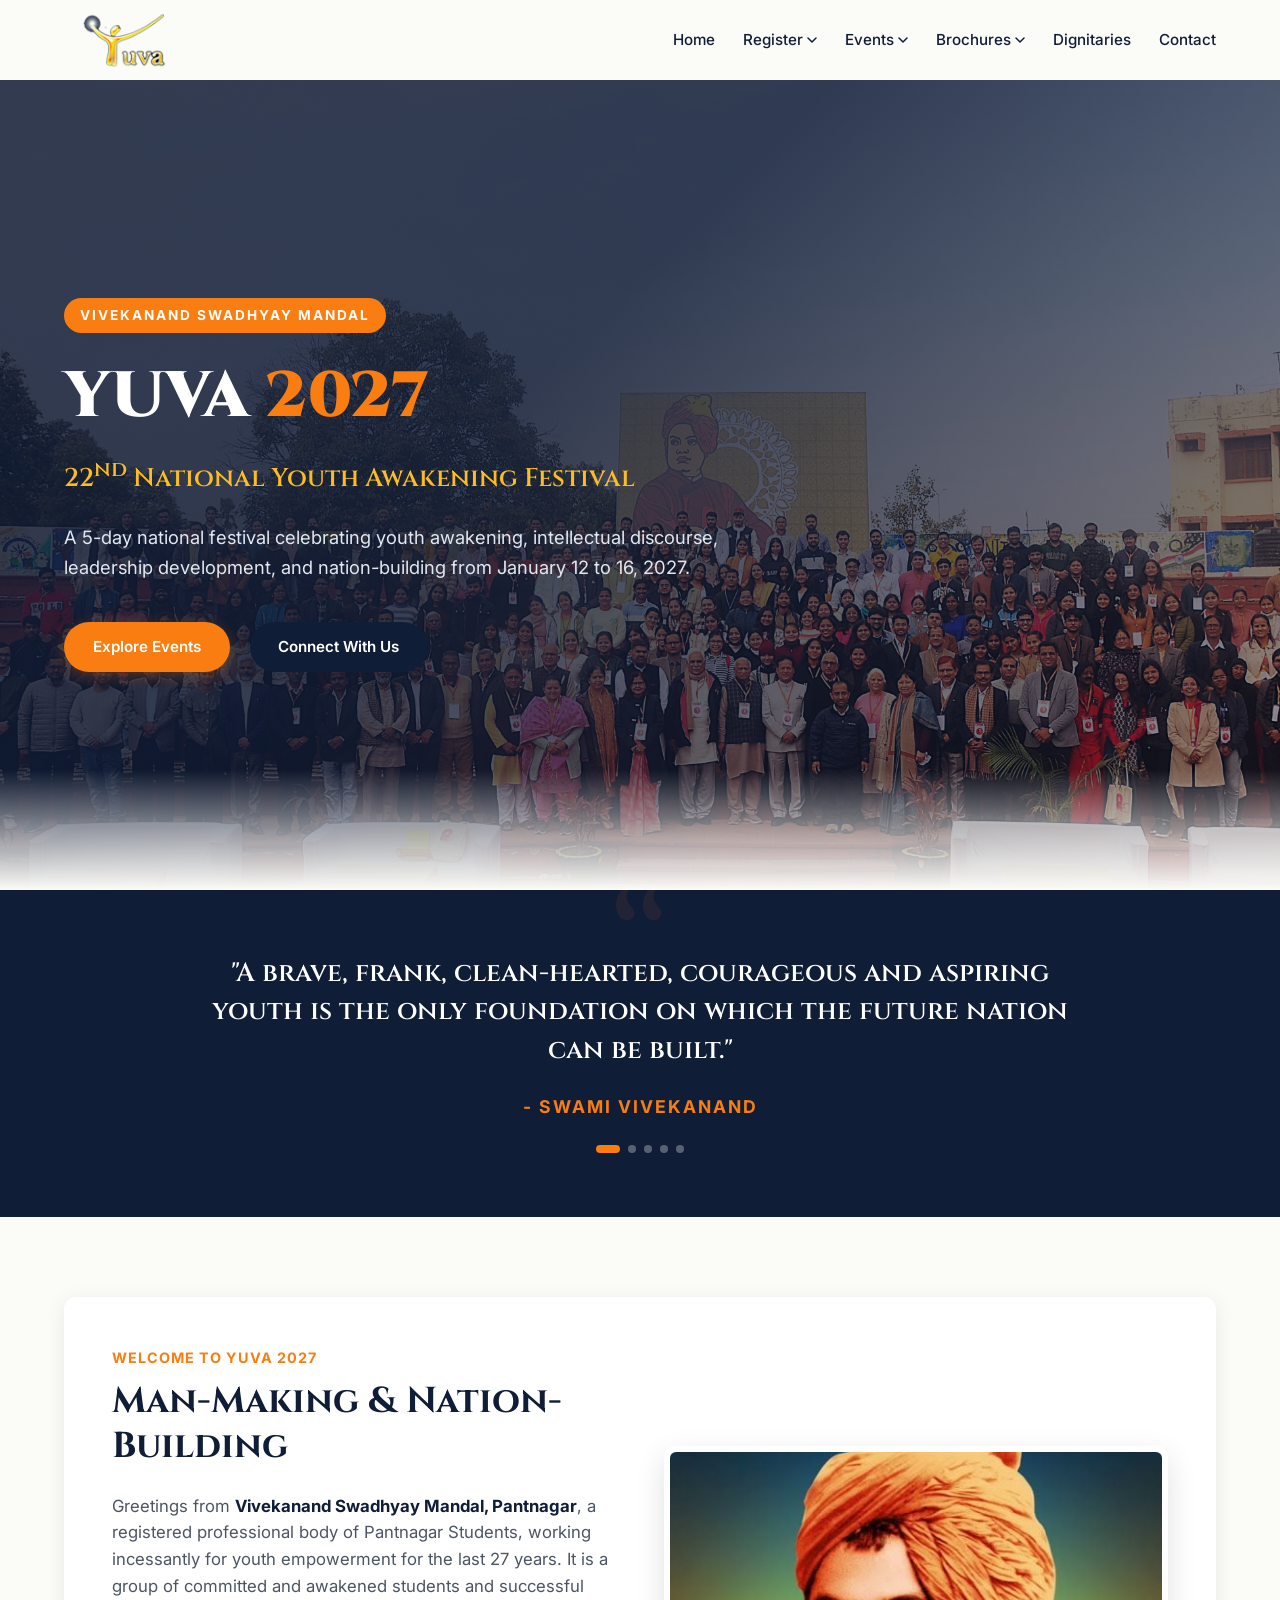
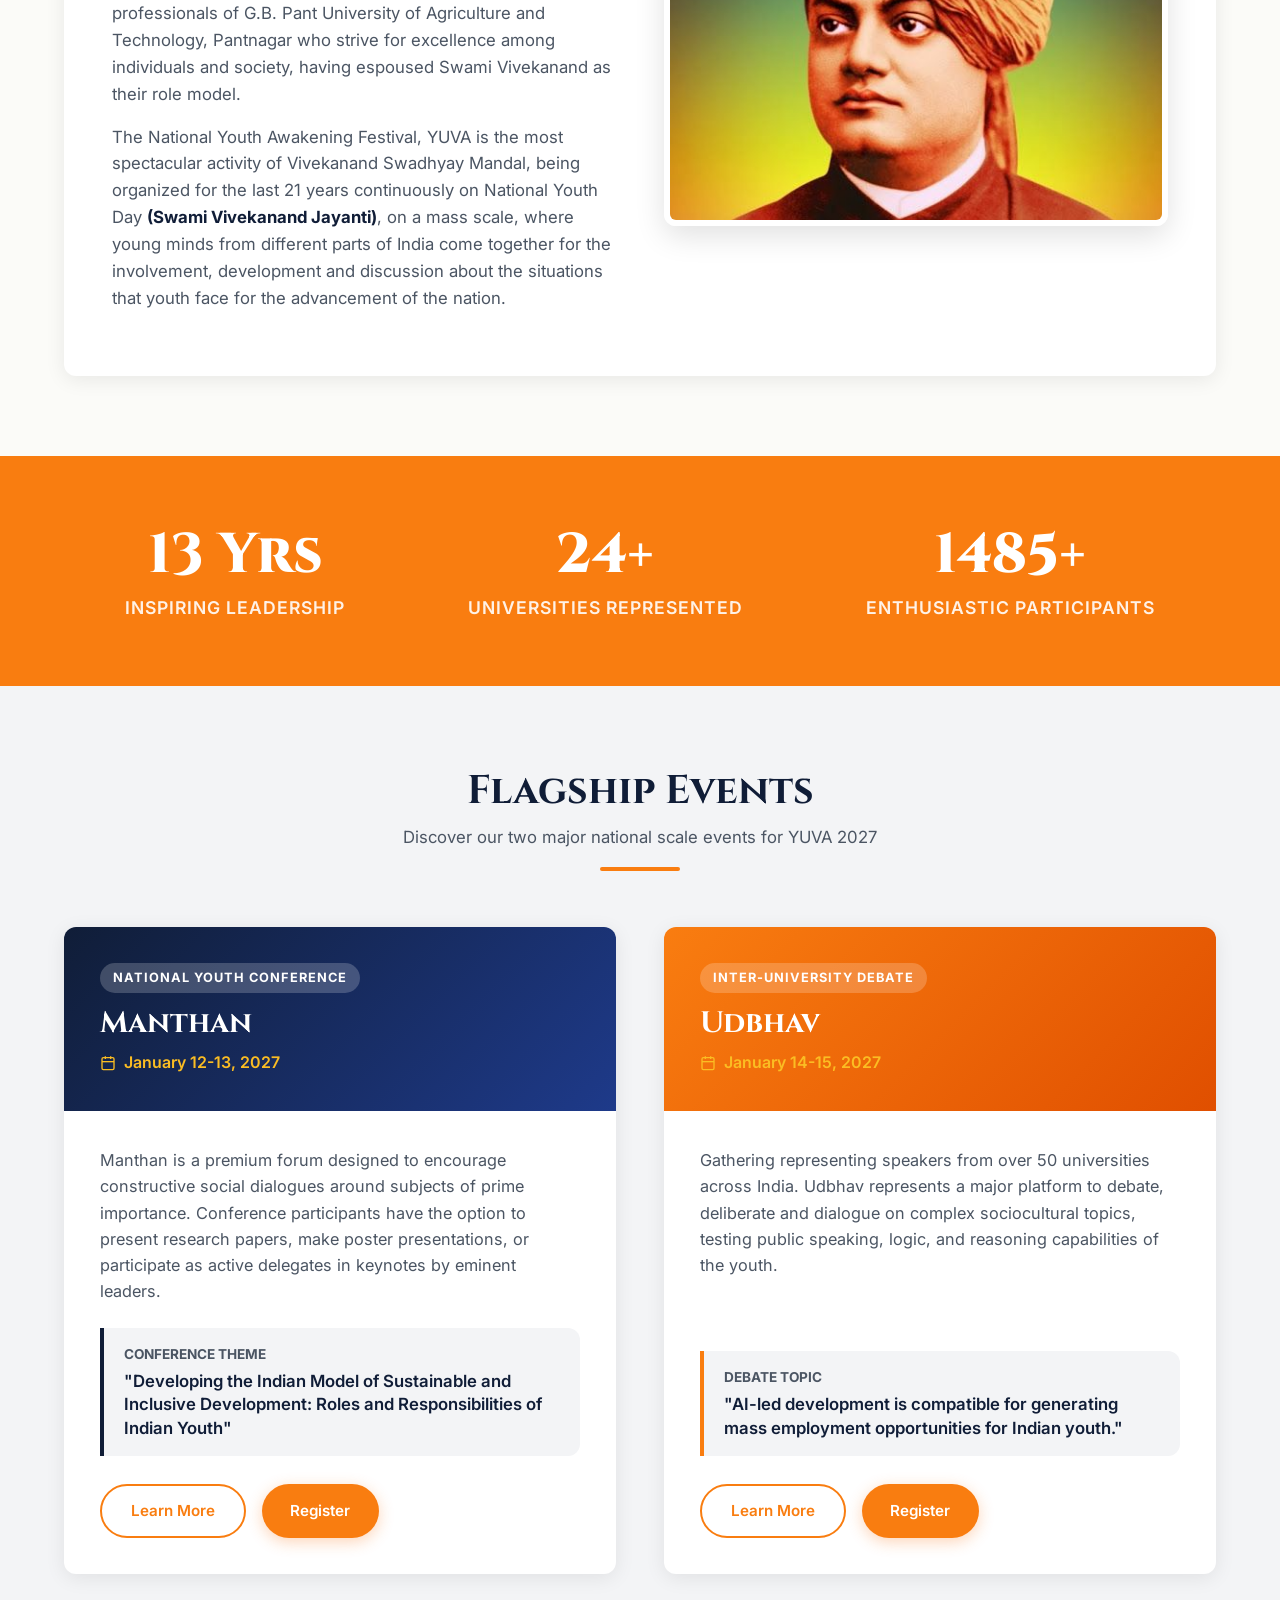
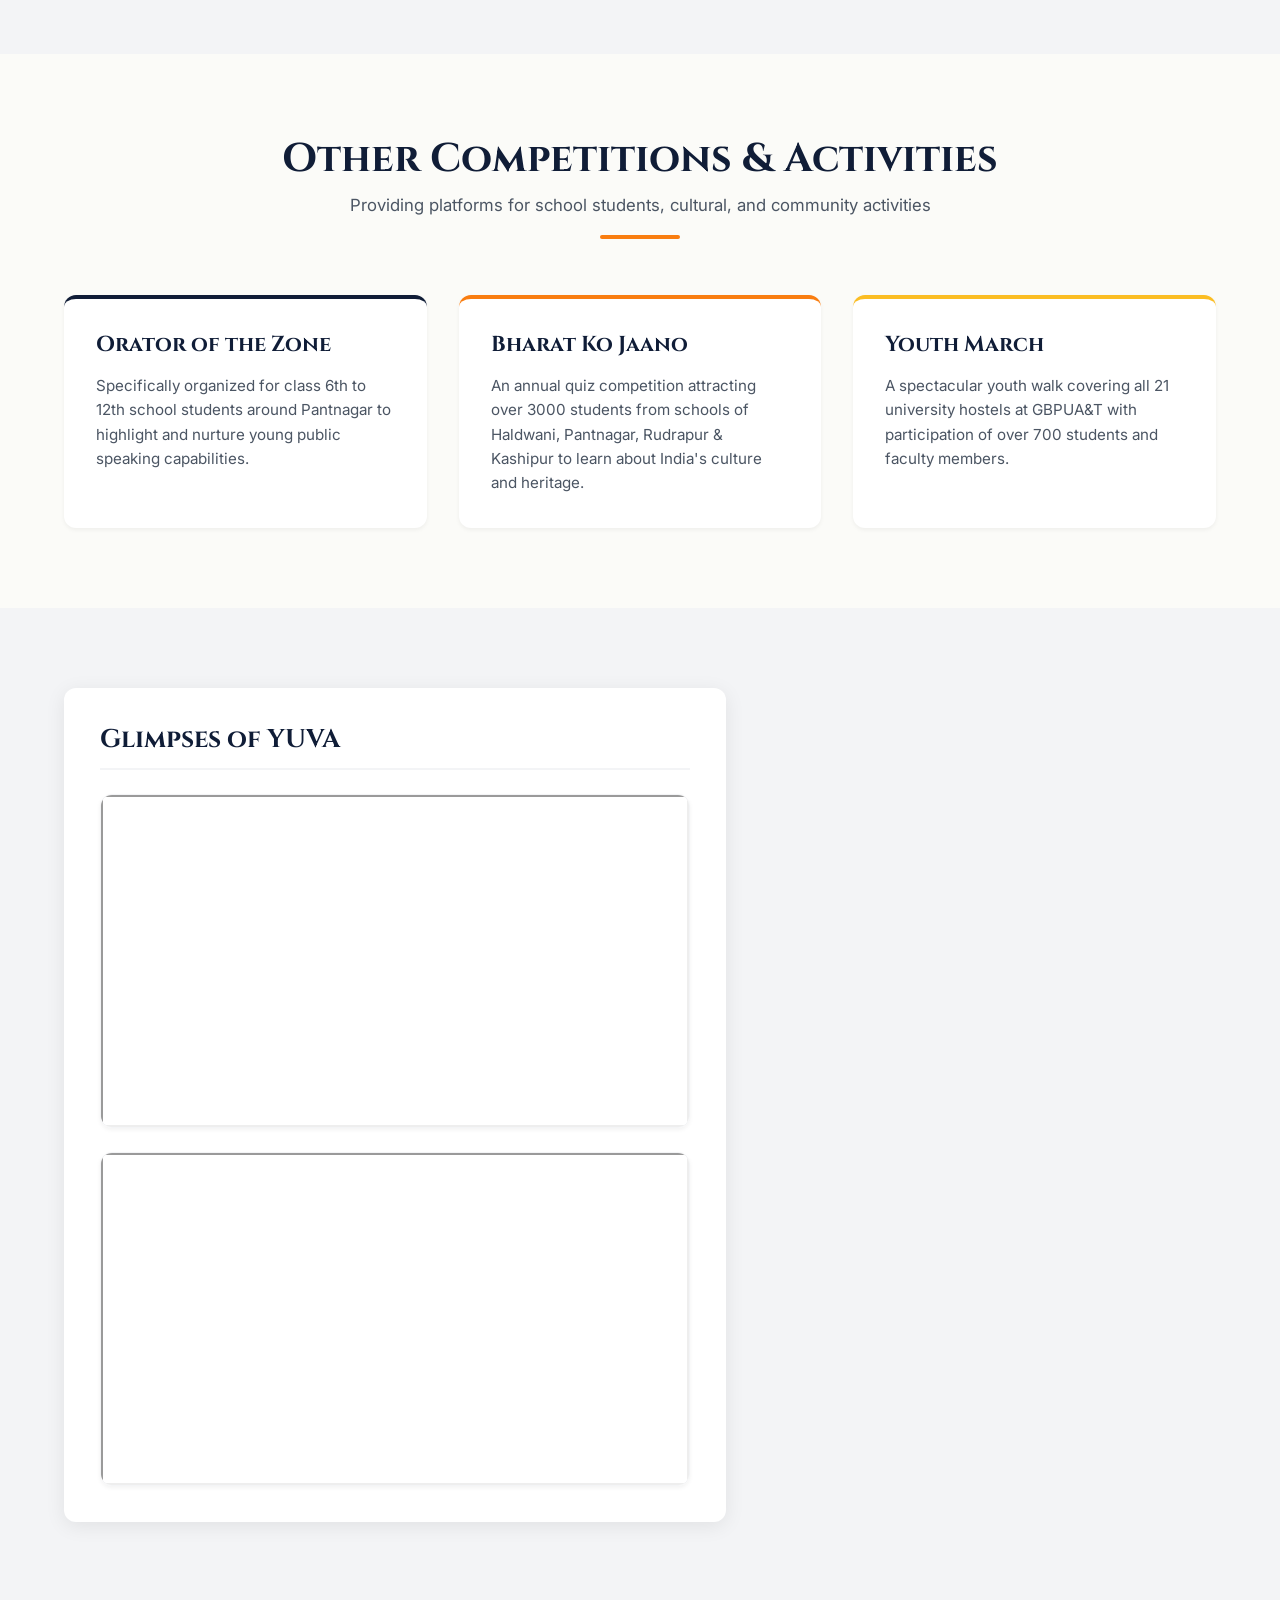
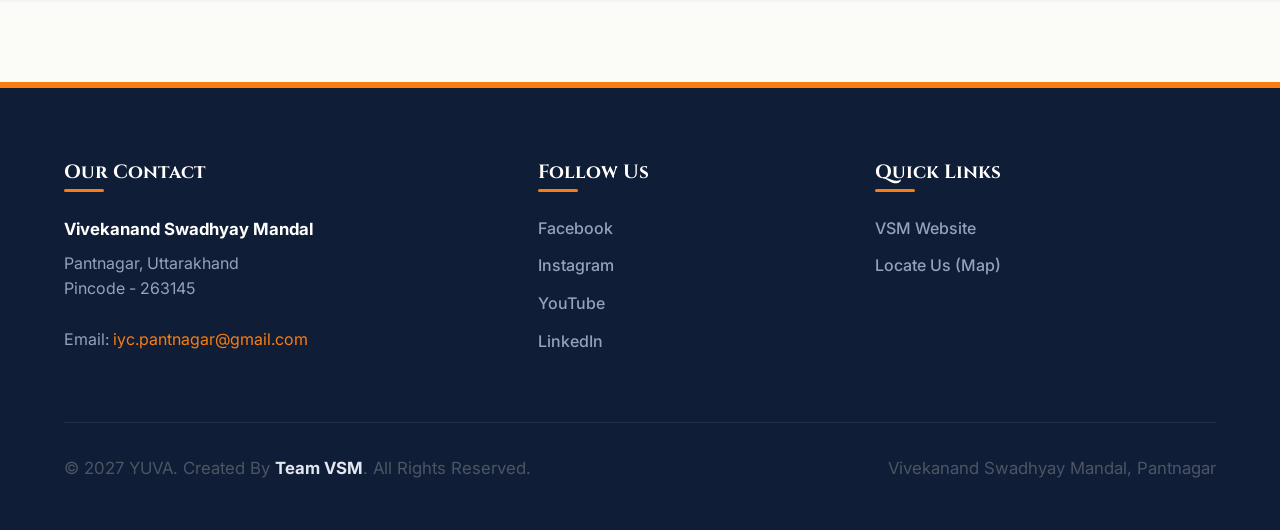
<file: index.html>
﻿<!DOCTYPE html>
<html lang="en">

<head>
  <meta charset="utf-8">
  <title>YUVA 2027 | National Youth Awakening Festival</title>
  <meta name="viewport" content="width=device-width, initial-scale=1.0" />
  <meta name="description"
    content="YUVA 2027 - 22nd National Youth Awakening Festival organized by Vivekanand Swadhyay Mandal, GBPUA&T Pantnagar. Commemorating Swami Vivekanand and Netaji Subhas Chandra Bose." />
  <link rel="icon" type="image/png" href="img/brand/icon.png">
  <link rel="apple-touch-icon" type="image/png" href="img/brand/icon.png" />

  <!-- Custom Modern Stylesheet -->
  <link href="style.css" rel="stylesheet" />
</head>

<body>
  <!-- Header / Navigation -->
  <header>
    <div class="container">
      <a class="logo" href="index.html">
        <img src="img/brand/logo.png" alt="YUVA Logo" />
      </a>

      <!-- Hamburger Menu for Mobile -->
      <button class="hamburger" aria-label="Toggle Navigation">
        <span></span>
        <span></span>
        <span></span>
      </button>

      <!-- Nav Menu -->
      <ul class="nav-menu">
        <li class="nav-item"><a class="nav-link" href="index.html">Home</a></li>
        <li class="nav-item dropdown">
          <a class="nav-link" href="#">Register <svg width="10" height="6" viewBox="0 0 10 6" fill="none">
              <path d="M1 1L5 5L9 1" stroke="currentColor" stroke-width="1.5" stroke-linecap="round"
                stroke-linejoin="round" />
            </svg></a>
          <ul class="nav-dropdown">
            <li class="nav-dropdown-item"><a href="https://forms.gle/6RnbJbcr39h3rUw48" target="_blank">National Youth
                Conference</a></li>
            <li class="nav-dropdown-item"><a href="https://forms.gle/JZ5s1Binujg3w5mx8" target="_blank">Paper
                Submission</a></li>
            <li class="nav-dropdown-item"><a href="https://forms.gle/M331NjromxwtMoQBA" target="_blank">National
                Debate</a></li>
          </ul>
        </li>
        <li class="nav-item dropdown">
          <a class="nav-link" href="#">Events <svg width="10" height="6" viewBox="0 0 10 6" fill="none">
              <path d="M1 1L5 5L9 1" stroke="currentColor" stroke-width="1.5" stroke-linecap="round"
                stroke-linejoin="round" />
            </svg></a>
          <ul class="nav-dropdown">
            <li class="nav-dropdown-item"><a href="conference.html">National Youth Conference</a></li>
            <li class="nav-dropdown-item"><a href="debate.html">National Debate</a></li>
          </ul>
        </li>
        <li class="nav-item dropdown">
          <a class="nav-link" href="#">Brochures <svg width="10" height="6" viewBox="0 0 10 6" fill="none">
              <path d="M1 1L5 5L9 1" stroke="currentColor" stroke-width="1.5" stroke-linecap="round"
                stroke-linejoin="round" />
            </svg></a>
          <ul class="nav-dropdown">
            <li class="nav-dropdown-item">
              <a href="docs/manthan-brochure.pdf" target="_blank">
                National Youth Conference
              </a>
            </li>
            <li class="nav-dropdown-item">
              <a href="docs/udbhav-brochure.pdf" target="_blank">
                National Debate</a>
            </li>
          </ul>
        </li>
        <li class="nav-item"><a class="nav-link" href="dignitaries.html">Dignitaries</a></li>
        <li class="nav-item"><a class="nav-link" href="contact.html">Contact</a></li>
      </ul>
    </div>
  </header>

  <!-- Hero Section -->
  <section class="hero">
    <div class="container">
      <div class="hero-content">
        <span class="hero-tag">Vivekanand Swadhyay Mandal</span>
        <h1>YUVA <span>2027</span></h1>
        <div class="hero-subtitle">22<sup>nd</sup> National Youth Awakening Festival</div>
        <p>A 5-day national festival celebrating youth awakening, intellectual discourse, leadership development, and
          nation-building from January 12 to 16, 2027.</p>
        <div class="hero-ctas">
          <a href="#events" class="btn btn-primary">Explore Events</a>
          <a href="contact.html" class="btn btn-secondary">Connect With Us</a>
        </div>
      </div>
    </div>
  </section>

  <!-- Quote Strip Section -->
  <section class="quote-strip">
    <div class="container">
      <div class="quote-slider">
        <div class="quote-slide active">
          <p class="quote-text">"A brave, frank, clean-hearted, courageous and aspiring youth is the only foundation on
            which the future nation can be built."</p>
          <div class="quote-author">- Swami Vivekanand</div>
        </div>
        <div class="quote-slide">
          <p class="quote-text">"Take up one idea. Make that one idea your life – think of it, dream of it, live on that
            idea. Let the brain, muscles, nerves, every part of your body, be full of that idea, and just leave every
            other idea alone. This is the way to success."</p>
          <div class="quote-author">- Swami Vivekanand</div>
        </div>
        <div class="quote-slide">
          <p class="quote-text">"My hope of the future lies in the youths of character — intelligent, renouncing all for
            the service of others, and obedient — who can sacrifice their lives in working out my ideas and thereby do
            good to themselves and the country at large."</p>
          <div class="quote-author">- Swami Vivekanand</div>
        </div>
        <div class="quote-slide">
          <p class="quote-text">"Strength is Life, Weakness is Death. Expansion is Life, Contraction is Death. Love is
            Life, Hatred is Death."</p>
          <div class="quote-author">- Swami Vivekanand</div>
        </div>
        <div class="quote-slide">
          <p class="quote-text">"All the powers in the universe are already ours. It is we who have put our hands before
            our eyes and cry that it is dark."</p>
          <div class="quote-author">- Swami Vivekanand</div>
        </div>
      </div>
      <div class="quote-dots"></div>
    </div>
  </section>

  <!-- Welcome / About Section -->
  <section class="section-padding" id="about">
    <div class="container">
      <div class="about-box grid-2">
        <div>
          <span
            style="font-weight: 700; color: var(--saffron); text-transform: uppercase; letter-spacing: 1px; font-size: 0.9rem;">Welcome
            to YUVA 2027</span>
          <h2 style="margin: 0.5rem 0 1.5rem; text-align: left;">Man-Making & Nation-Building</h2>
          <p>Greetings from <strong>Vivekanand Swadhyay Mandal, Pantnagar</strong>, a registered professional body of
            Pantnagar Students, working incessantly for youth empowerment for the last 27 years. It is a group of
            committed and awakened students and successful professionals of G.B. Pant University of Agriculture and
            Technology, Pantnagar who strive for excellence among individuals and society, having espoused Swami
            Vivekanand as their role model.</p>
          <p>The National Youth Awakening Festival, YUVA is the most spectacular activity of Vivekanand Swadhyay Mandal,
            being organized for the last 21 years continuously on National Youth Day <strong>(Swami Vivekanand
              Jayanti)</strong>, on a mass scale, where young minds from different parts of India come together for the
            involvement, development and discussion about the situations that youth face for the advancement of the
            nation.</p>
        </div>
        <div class="about-img">
          <img src="img/dignitaries/swami_vivekananda.jpg" alt="Swami Vivekanand Portrait" />
        </div>
      </div>
    </div>
  </section>

  <!-- Stats Grid Section -->
  <section class="stats-section">
    <div class="container">
      <div class="stats-grid">
        <div class="stat-item">
          <h3 class="counter" data-target="27" data-suffix=" Yrs">27 Yrs</h3>
          <p>Inspiring Leadership</p>
        </div>
        <div class="stat-item">
          <h3 class="counter" data-target="50" data-suffix="+">50+</h3>
          <p>Universities Represented</p>
        </div>
        <div class="stat-item">
          <h3 class="counter" data-target="3000" data-suffix="+">3000+</h3>
          <p>Enthusiastic Participants</p>
        </div>
      </div>
    </div>
  </section>

  <!-- Major Events Section -->
  <section class="section-padding events-section" id="events">
    <div class="container">
      <div class="section-title">
        <h2>Flagship Events</h2>
        <p>Discover our two major national scale events for YUVA 2027</p>
      </div>

      <div class="event-cards-container">
        <!-- Event Card 1: Manthan -->
        <div class="event-card">
          <div class="event-card-header manthan">
            <span class="event-card-tag">National Youth Conference</span>
            <h3>Manthan</h3>
            <div class="event-date-badge">
              <svg width="16" height="16" viewBox="0 0 24 24" fill="none" stroke="currentColor" stroke-width="2">
                <rect x="3" y="4" width="18" height="18" rx="2" ry="2"></rect>
                <line x1="16" y1="2" x2="16" y2="6"></line>
                <line x1="8" y1="2" x2="8" y2="6"></line>
                <line x1="3" y1="10" x2="21" y2="10"></line>
              </svg>
              January 12-13, 2027
            </div>
          </div>
          <div class="event-card-body">
            <p>Manthan is a premium forum designed to encourage constructive social dialogues around subjects of prime
              importance. Conference participants have the option to present research papers, make poster presentations,
              or participate as active delegates in keynotes by eminent leaders.</p>
            <div class="theme-box navy-border">
              <span>Conference Theme</span>
              <h4>"Developing the Indian Model of Sustainable and Inclusive Development: Roles and Responsibilities of Indian Youth"</h4>
            </div>
            <div class="event-card-footer">
              <a href="conference.html" class="btn btn-outline">Learn More</a>
              <a href="https://forms.gle/6RnbJbcr39h3rUw48" target="_blank" class="btn btn-primary">Register</a>
            </div>
          </div>
        </div>

        <!-- Event Card 2: Udbhav -->
        <div class="event-card">
          <div class="event-card-header udbhav">
            <span class="event-card-tag">Inter-University Debate</span>
            <h3>Udbhav</h3>
            <div class="event-date-badge">
              <svg width="16" height="16" viewBox="0 0 24 24" fill="none" stroke="currentColor" stroke-width="2">
                <rect x="3" y="4" width="18" height="18" rx="2" ry="2"></rect>
                <line x1="16" y1="2" x2="16" y2="6"></line>
                <line x1="8" y1="2" x2="8" y2="6"></line>
                <line x1="3" y1="10" x2="21" y2="10"></line>
              </svg>
              January 14-15, 2027
            </div>
          </div>
          <div class="event-card-body">
            <p>Gathering representing speakers from over 50 universities across India. Udbhav represents a major
              platform to debate, deliberate and dialogue on complex sociocultural topics, testing public speaking,
              logic, and reasoning capabilities of the youth.</p>
            <div class="theme-box">
              <span>Debate Topic</span>
              <h4>"AI-led development is compatible for generating mass employment opportunities for Indian youth."</h4>
            </div>
            <div class="event-card-footer">
              <a href="debate.html" class="btn btn-outline">Learn More</a>
              <a href="https://forms.gle/M331NjromxwtMoQBA" target="_blank" class="btn btn-primary">Register</a>
            </div>
          </div>
        </div>
      </div>
    </div>
  </section>

  <!-- Other Events Grid -->
  <section class="section-padding">
    <div class="container">
      <div class="section-title">
        <h2>Other Competitions & Activities</h2>
        <p>Providing platforms for school students, cultural, and community activities</p>
      </div>

      <div class="other-events-grid">
        <div class="other-event-card">
          <h3>Orator of the Zone</h3>
          <p>Specifically organized for class 6th to 12th school students around Pantnagar to highlight and nurture
            young public speaking capabilities.</p>
        </div>
        <div class="other-event-card">
          <h3>Bharat Ko Jaano</h3>
          <p>An annual quiz competition attracting over 3000 students from schools of Haldwani, Pantnagar, Rudrapur &
            Kashipur to learn about India's culture and heritage.</p>
        </div>
        <div class="other-event-card">
          <h3>Youth March</h3>
          <p>A spectacular youth walk covering all 21 university hostels at GBPUA&T with participation of over 700
            students and faculty members.</p>
        </div>
      </div>
    </div>
  </section>

  <!-- News & Video Section -->
  <section class="section-padding" style="background-color: var(--gray-light);" id="register">
    <div class="container">
      <div class="dashboard-grid">
        <!-- Video Glimpses -->
        <div class="dashboard-card">
          <h3>Glimpses of YUVA</h3>
          <div class="video-showcase">
            <div class="video-wrapper">
              <iframe src="https://www.youtube.com/embed/DH2M2ppnOts" title="YUVA Festival Overview"
                allowfullscreen></iframe>
            </div>
            <div class="video-wrapper">
              <iframe src="https://www.youtube.com/embed/sr5gLpqZfJk" title="YUVA Celebrations highlights"
                allowfullscreen></iframe>
            </div>
          </div>
        </div>
      </div>
    </div>
  </section>

  <!-- Footer -->
  <footer>
    <div class="container">
      <div class="footer-grid">
        <!-- Contact Col -->
        <div class="footer-col">
          <h5>Our Contact</h5>
          <address>
            <p style="color: var(--white); font-weight: 700; margin-bottom: 0.5rem;">Vivekanand Swadhyay Mandal</p>
            Pantnagar, Uttarakhand<br>
            Pincode - 263145<br><br>
            Email: <a href="mailto:iyc.pantnagar@gmail.com" style="color: var(--saffron);">iyc.pantnagar@gmail.com</a>
          </address>
        </div>
        <!-- Social Col -->
        <div class="footer-col">
          <h5>Follow Us</h5>
          <ul class="footer-links">
            <li><a href="https://www.facebook.com/yuva.pantnagar" target="_blank">Facebook</a></li>
            <li><a href="https://www.instagram.com/vsmpantnagar/" target="_blank">Instagram</a></li>
            <li><a href="https://www.youtube.com/user/vsmpantnagarchannel" target="_blank">YouTube</a></li>
            <li><a href="https://www.linkedin.com/company/vivekananda-swadhyay-mandal" target="_blank">LinkedIn</a></li>
          </ul>
        </div>
        <!-- Quick Links -->
        <div class="footer-col">
          <h5>Quick Links</h5>
          <ul class="footer-links">
            <li><a href="https://www.vsmpantnagar.org" target="_blank">VSM Website</a></li>
            <li><a
                href="https://www.google.com/maps/place/G.B.+Pant+University+Of+Agriculture+And+Technology/@29.0228673,79.4857472,17z/data=!3m1!4b1!4m5!3m4!1s0x39091c4086dd02cb:0x39248f0543ed8f5a!8m2!3d29.0228626!4d79.4879412?hl=en-US"
                target="_blank">Locate Us (Map)</a></li>
          </ul>
        </div>
      </div>

      <div class="footer-bottom">
        <p>&copy; 2027 YUVA. Created By <strong>Team VSM</strong>. All Rights Reserved.</p>
        <p>Vivekanand Swadhyay Mandal, Pantnagar</p>
      </div>
    </div>
  </footer>

  <!-- Scroll to Top Button -->
  <a href="#" class="scrollup" aria-label="Scroll to top">
    <svg viewBox="0 0 24 24">
      <path d="M4 12l1.41 1.41L11 7.83V20h2V7.83l5.58 5.59L20 12l-8-8-8 8z" />
    </svg>
  </a>

  <!-- Shared Javascript -->
  <script src="main.js"></script>
</body>

</html>
</file>
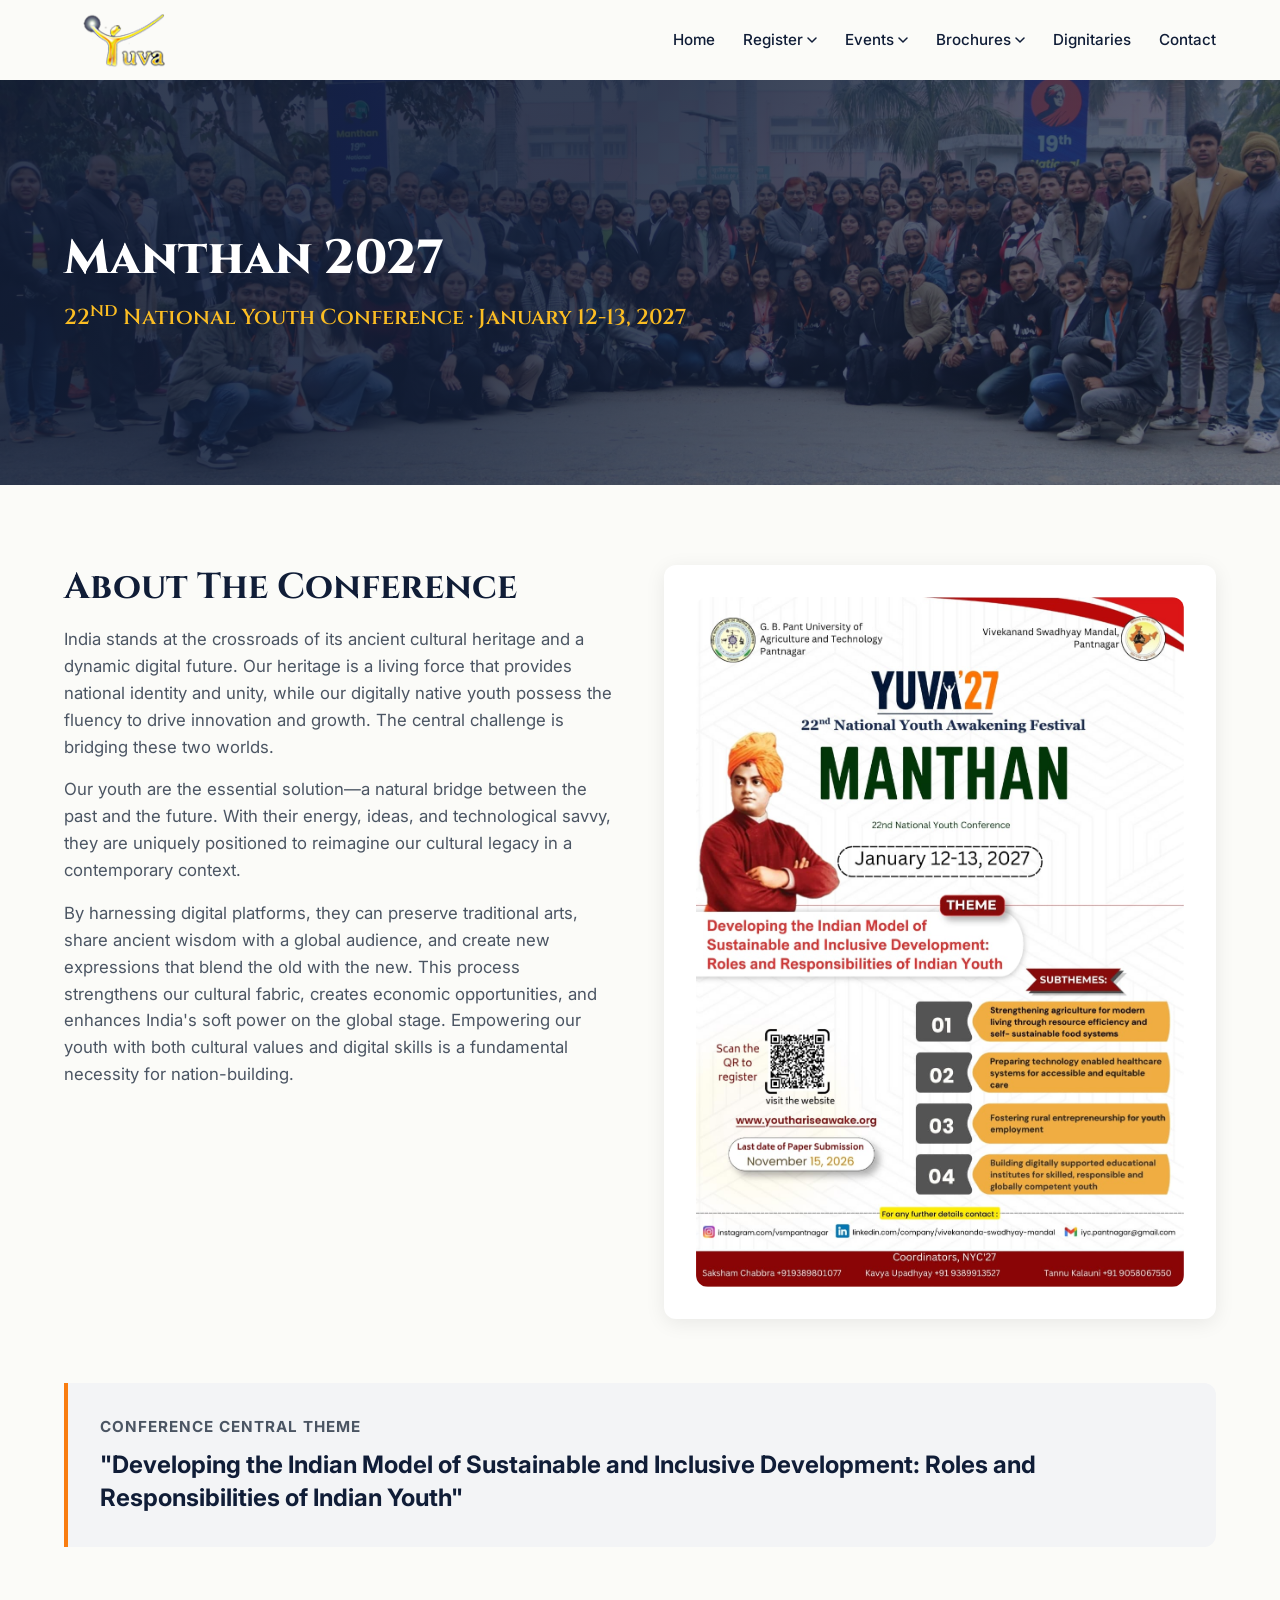
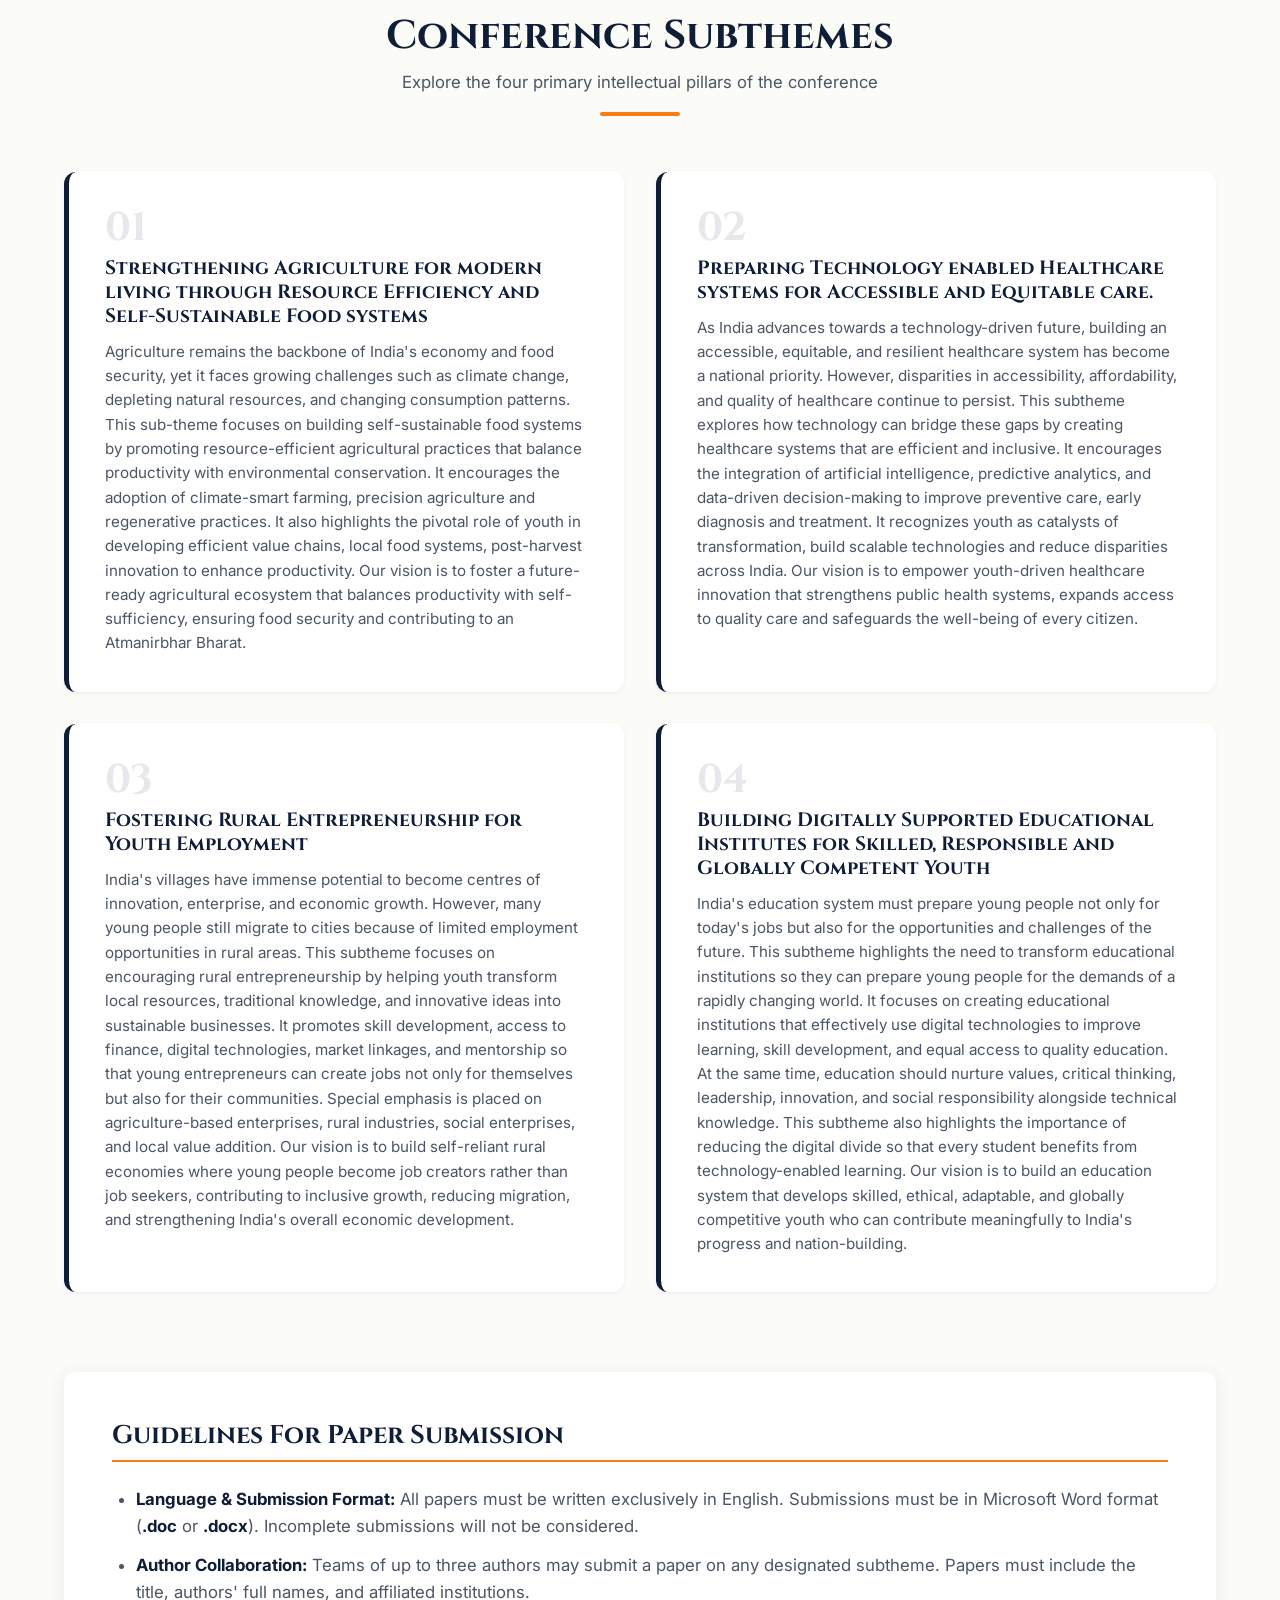
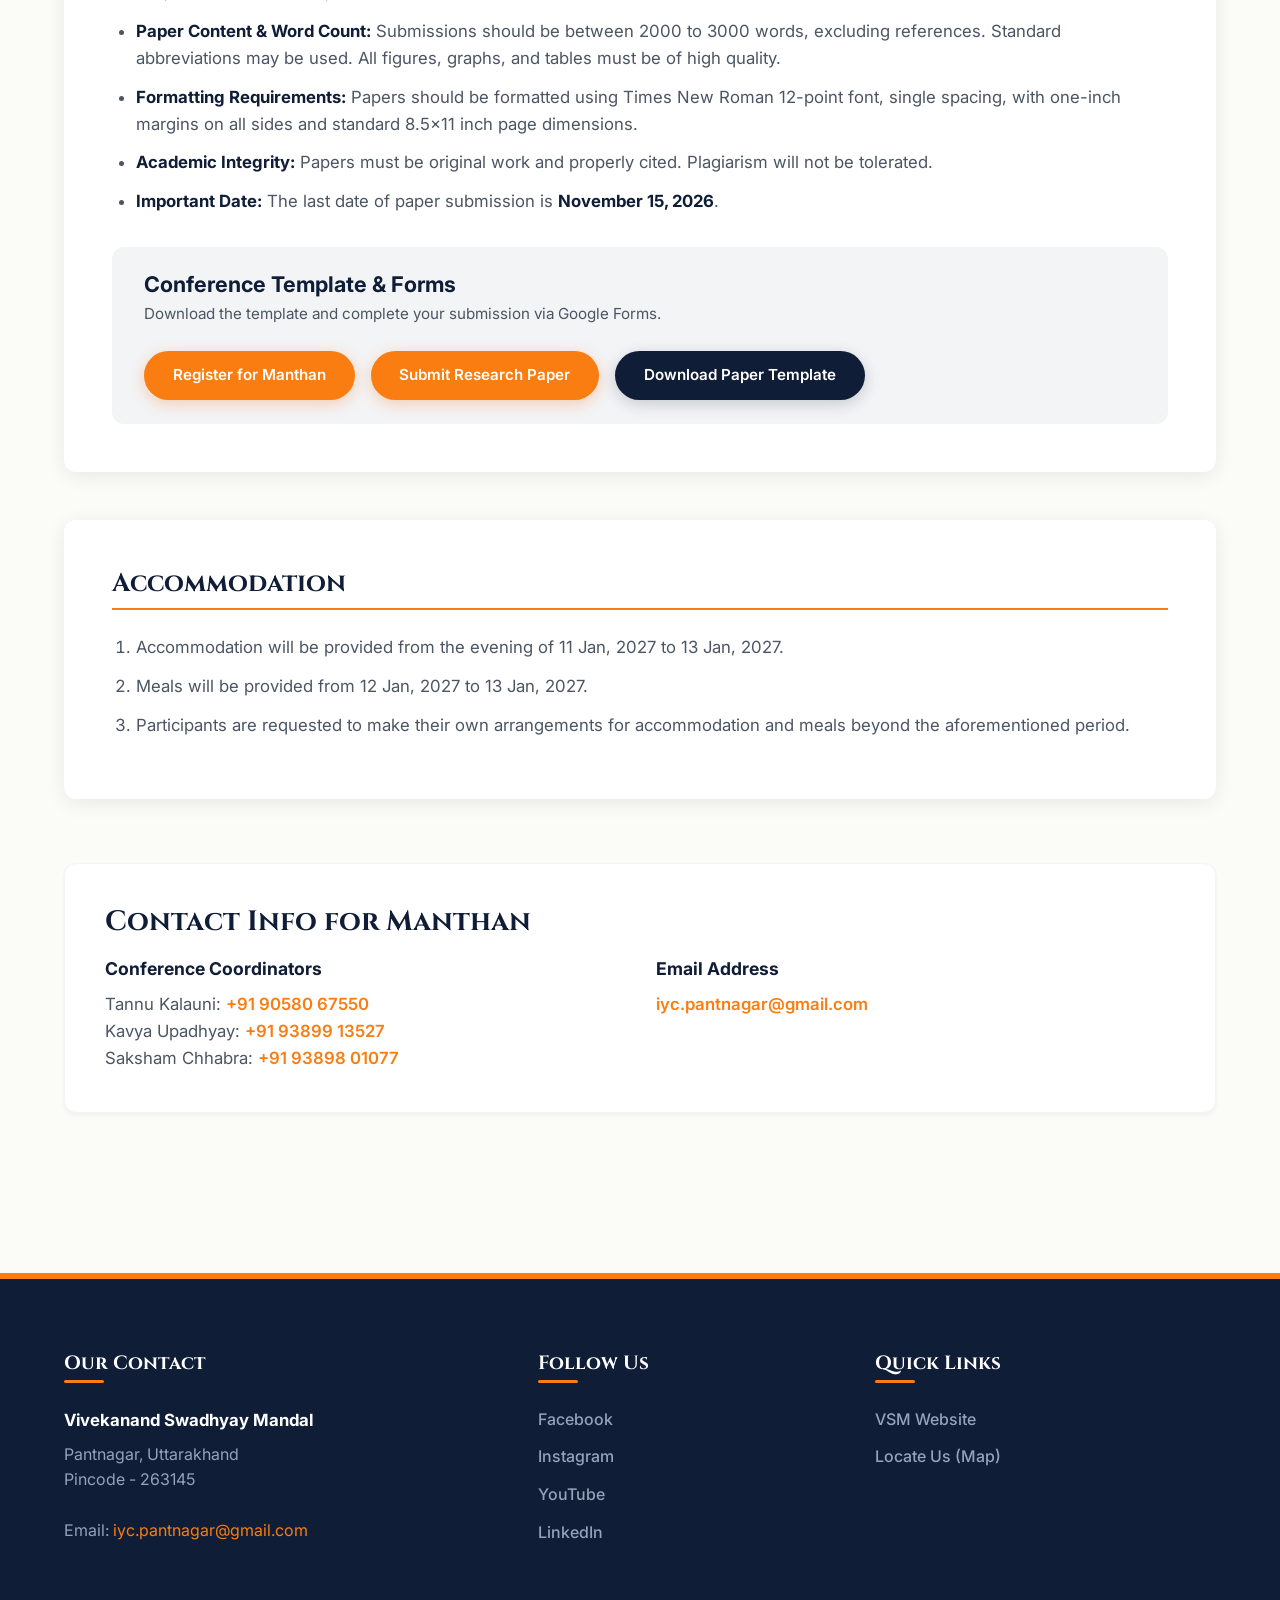
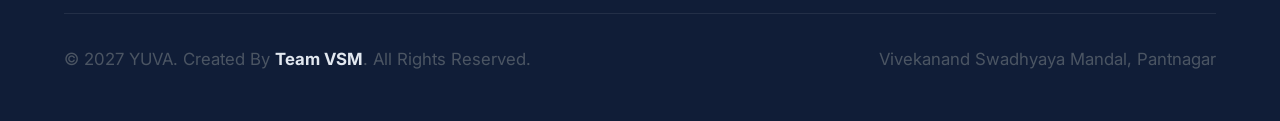
<file: conference.html>
﻿<!DOCTYPE html>
<html lang="en">

<head>
  <meta charset="utf-8">
  <title>Manthan 2027 | National Youth Conference</title>
  <meta name="viewport" content="width=device-width, initial-scale=1.0" />
  <meta name="description"
    content="Manthan: 22nd National Youth Conference under YUVA 2027. Theme: Future Ready India: Empowering Youth for Emerging National Challenges." />
  <link rel="icon" type="image/png" href="img/brand/icon.png">
  <link rel="apple-touch-icon" type="image/png" href="img/brand/icon.png" />

  <!-- Custom Modern Stylesheet -->
  <link href="style.css" rel="stylesheet" />
</head>

<body>
  <!-- Header / Navigation -->
  <header>
    <div class="container">
      <a class="logo" href="index.html">
        <img src="img/brand/logo.png" alt="YUVA Logo" />
      </a>

      <!-- Hamburger Menu for Mobile -->
      <button class="hamburger" aria-label="Toggle Navigation">
        <span></span>
        <span></span>
        <span></span>
      </button>

      <!-- Nav Menu -->
      <ul class="nav-menu">
        <li class="nav-item"><a class="nav-link" href="index.html">Home</a></li>
        <li class="nav-item dropdown">
          <a class="nav-link" href="#">Register <svg width="10" height="6" viewBox="0 0 10 6" fill="none">
              <path d="M1 1L5 5L9 1" stroke="currentColor" stroke-width="1.5" stroke-linecap="round"
                stroke-linejoin="round" />
            </svg></a>
          <ul class="nav-dropdown">
            <li class="nav-dropdown-item"><a href="https://forms.gle/6RnbJbcr39h3rUw48" target="_blank">National Youth
                Conference</a></li>
            <li class="nav-dropdown-item"><a href="https://forms.gle/JZ5s1Binujg3w5mx8" target="_blank">Paper
                Submission</a></li>
            <li class="nav-dropdown-item"><a href="https://forms.gle/M331NjromxwtMoQBA" target="_blank">National
                Debate</a></li>
          </ul>
        </li>
        <li class="nav-item dropdown">
          <a class="nav-link" href="#">Events <svg width="10" height="6" viewBox="0 0 10 6" fill="none">
              <path d="M1 1L5 5L9 1" stroke="currentColor" stroke-width="1.5" stroke-linecap="round"
                stroke-linejoin="round" />
            </svg></a>
          <ul class="nav-dropdown">
            <li class="nav-dropdown-item"><a href="conference.html">National Youth Conference</a></li>
            <li class="nav-dropdown-item"><a href="debate.html">National Debate</a></li>
          </ul>
        </li>
        <li class="nav-item dropdown">
          <a class="nav-link" href="#">Brochures <svg width="10" height="6" viewBox="0 0 10 6" fill="none">
              <path d="M1 1L5 5L9 1" stroke="currentColor" stroke-width="1.5" stroke-linecap="round"
                stroke-linejoin="round" />
            </svg></a>
          <ul class="nav-dropdown">
            <li class="nav-dropdown-item">
              <a href="docs/manthan-brochure.pdf" target="_blank">
                National Youth Conference
              </a>
            </li>
            <li class="nav-dropdown-item">
              <a href="docs/udbhav-brochure.pdf" target="_blank">
                National Debate</a>
            </li>
          </ul>
        </li>
        <li class="nav-item"><a class="nav-link" href="dignitaries.html">Dignitaries</a></li>
        <li class="nav-item"><a class="nav-link" href="contact.html">Contact</a></li>
      </ul>
    </div>
  </header>

  <!-- Inner Page Hero -->
  <section class="page-hero">
    <div class="container">
      <h1>Manthan 2027</h1>
      <div class="page-hero-subtitle">22<sup>nd</sup> National Youth Conference · January 12-13, 2027</div>
    </div>
  </section>

  <!-- Content Section -->
  <section class="section-padding">
    <div class="container">
      <div class="grid-2" style="align-items: flex-start; margin-bottom: 4rem;">
        <div>
          <h2 style="text-align: left; margin-bottom: 1rem;">About The Conference</h2>
          <p>India stands at the crossroads of its ancient cultural heritage and a dynamic digital future. Our heritage
            is a living force that provides national identity and unity, while our digitally native youth possess the
            fluency to drive innovation and growth. The central challenge is bridging these two worlds.</p>
          <p>Our youth are the essential solution—a natural bridge between the past and the future. With their energy,
            ideas, and technological savvy, they are uniquely positioned to reimagine our cultural legacy in a
            contemporary context.</p>
          <p>By harnessing digital platforms, they can preserve traditional arts, share ancient wisdom with a global
            audience, and create new expressions that blend the old with the new. This process strengthens our cultural
            fabric, creates economic opportunities, and enhances India's soft power on the global stage. Empowering our
            youth with both cultural values and digital skills is a fundamental necessity for nation-building.</p>
        </div>
        <div
          style="background-color: var(--white); padding: 2rem; border-radius: var(--border-radius); box-shadow: var(--shadow-md);">
          <img src="img/posters/manthan-poster.png" alt="Manthan poster artwork"
               style="width: 100%; border-radius: var(--border-radius); display: block;" />
        </div>
      </div>

      <div class="theme-box" style="margin-bottom: 4rem; padding: 2rem;">
        <span style="font-size: 0.95rem; letter-spacing: 1px;">Conference Central Theme</span>
        <h3
          style="font-family: 'Inter', sans-serif; font-weight: 700; line-height: 1.4; color: var(--navy); font-size: 1.5rem; margin-top: 0.5rem;">
          "Developing the Indian Model of Sustainable and Inclusive Development: Roles and Responsibilities of Indian Youth"
        </h3>
      </div>

      <!-- Subthemes -->
      <div class="section-title">
        <h2>Conference Subthemes</h2>
        <p>Explore the four primary intellectual pillars of the conference</p>
      </div>

      <div class="subthemes-grid" style="margin-bottom: 5rem;">
        <div class="subtheme-card">
          <span class="subtheme-num">01</span>
          <h4>Strengthening Agriculture for modern living through Resource Efficiency and Self-Sustainable Food systems
          </h4>
          <p>Agriculture remains the backbone of India's economy and food security, yet it faces growing challenges such
            as climate change, depleting natural resources, and changing consumption patterns. This sub-theme focuses on
            building self-sustainable food systems by promoting resource-efficient agricultural practices that balance
            productivity with environmental conservation. It encourages the adoption of climate-smart farming, precision
            agriculture and regenerative practices. It also highlights the pivotal role of youth in developing efficient
            value chains, local food systems, post-harvest innovation to enhance productivity. Our vision is to foster a
            future-ready agricultural ecosystem that balances productivity with self-sufficiency, ensuring food security
            and contributing to an Atmanirbhar Bharat.</p>
        </div>
        <div class="subtheme-card">
          <span class="subtheme-num">02</span>
          <h4>Preparing Technology enabled Healthcare systems for Accessible and Equitable care.</h4>
          <p>As India advances towards a technology-driven future, building an accessible, equitable, and resilient
            healthcare system has become a national priority. However, disparities in accessibility, affordability, and
            quality of healthcare continue to persist. This subtheme explores how technology can bridge these gaps by
            creating healthcare systems that are efficient and inclusive. It encourages the integration of artificial
            intelligence, predictive analytics, and data-driven decision-making to improve preventive care, early
            diagnosis and treatment. It recognizes youth as catalysts of transformation, build scalable technologies and
            reduce disparities across India. Our vision is to empower youth-driven healthcare innovation that
            strengthens public health systems, expands access to quality care and safeguards the well-being of every
            citizen.</p>
        </div>
        <div class="subtheme-card">
          <span class="subtheme-num">03</span>
          <h4>Fostering Rural Entrepreneurship for Youth Employment</h4>
          <p>India's villages have immense potential to become centres of innovation, enterprise, and economic growth.
            However, many young people still migrate to cities because of limited employment opportunities in rural
            areas. This subtheme focuses on encouraging rural entrepreneurship by helping youth transform local
            resources, traditional knowledge, and innovative ideas into sustainable businesses. It promotes skill
            development, access to finance, digital technologies, market linkages, and mentorship so that young
            entrepreneurs can create jobs not only for themselves but also for their communities. Special emphasis is
            placed on agriculture-based enterprises, rural industries, social enterprises, and local value addition. Our
            vision is to build self-reliant rural economies where young people become job creators rather than job
            seekers, contributing to inclusive growth, reducing migration, and strengthening India's overall economic
            development.</p>
        </div>
        <div class="subtheme-card">
          <span class="subtheme-num">04</span>
          <h4>Building Digitally Supported Educational Institutes for Skilled, Responsible and Globally Competent Youth
          </h4>
          <p>India's education system must prepare young people not only for today's jobs but also for the opportunities
            and challenges of the future. This subtheme highlights the need to transform educational institutions so
            they can prepare young people for the demands of a rapidly changing world. It focuses on creating
            educational institutions that effectively use digital technologies to improve learning, skill development,
            and equal access to quality education. At the same time, education should nurture values, critical thinking,
            leadership, innovation, and social responsibility alongside technical knowledge. This subtheme also
            highlights the importance of reducing the digital divide so that every student benefits from
            technology-enabled learning. Our vision is to build an education system that develops skilled, ethical,
            adaptable, and globally competitive youth who can contribute meaningfully to India's progress and
            nation-building.</p>
        </div>
      </div>

      <!-- Guidelines -->
      <div class="guidelines-box">
        <h3>Guidelines For Paper Submission</h3>
        <ul class="guidelines-list">
          <li><strong>Language & Submission Format:</strong> All papers must be written exclusively in English.
            Submissions must be in Microsoft Word format (<strong>.doc</strong> or <strong>.docx</strong>). Incomplete
            submissions will not be considered.</li>
          <li><strong>Author Collaboration:</strong> Teams of up to three authors may submit a paper on any designated
            subtheme. Papers must include the title, authors' full names, and affiliated institutions.</li>
          <li><strong>Paper Content & Word Count:</strong> Submissions should be between 2000 to 3000 words, excluding
            references. Standard abbreviations may be used. All figures, graphs, and tables must be of high quality.
          </li>
          <li><strong>Formatting Requirements:</strong> Papers should be formatted using Times New Roman 12-point font,
            single spacing, with one-inch margins on all sides and standard 8.5x11 inch page dimensions.</li>
          <li><strong>Academic Integrity:</strong> Papers must be original work and properly cited. Plagiarism will not
            be tolerated.</li>
          <li><strong>Important Date:</strong> The last date of paper submission is <strong>November 15, 2026</strong>.
          </li>
        </ul>

        <div
          style="display: flex; flex-wrap: wrap; gap: 1.5rem; align-items: center; justify-content: space-between; background-color: var(--gray-light); padding: 1.5rem 2rem; border-radius: var(--border-radius);">
          <div>
            <h4 style="margin: 0 0 0.25rem; font-family: 'Inter', sans-serif; font-weight: 700; color: var(--navy);">
              Conference Template & Forms</h4>
            <p style="margin: 0; font-size: 0.95rem;">Download the template and complete your submission via Google
              Forms.</p>
          </div>
          <div style="display: flex; gap: 1rem; flex-wrap: wrap;">
            <a href="https://forms.gle/6RnbJbcr39h3rUw48" target="_blank" class="btn btn-primary">Register for
              Manthan</a>
            <a href="https://forms.gle/JZ5s1Binujg3w5mx8" target="_blank" class="btn btn-primary">Submit Research
              Paper</a>
            <a href="docs/nyc-template.docx" class="btn btn-secondary" download>Download Paper
              Template</a>
          </div>
        </div>
      </div>

      <!-- Accommodation Section -->
      <div class="guidelines-box" id="accommodation" style="margin-top: 3rem;">
        <h3>Accommodation</h3>
        <ol class="guidelines-list" style="list-style-type: decimal; padding-left: 1.5rem; margin-bottom: 0;">
          <li>Accommodation will be provided from the evening of 11 Jan, 2027 to 13 Jan, 2027.</li>
          <li>Meals will be provided from 12 Jan, 2027 to 13 Jan, 2027.</li>
          <li>Participants are requested to make their own arrangements for accommodation and meals beyond the aforementioned period.</li>
        </ol>
      </div>

      <!-- Contact Details -->
      <div
        style="margin-top: 4rem; background-color: var(--white); border-radius: var(--border-radius); padding: 2.5rem; box-shadow: var(--shadow-sm); border: 1px solid var(--gray-light);">
        <h3 style="margin-bottom: 1rem;">Contact Info for Manthan</h3>
        <div style="display: grid; grid-template-columns: repeat(auto-fit, minmax(250px, 1fr)); gap: 2rem;">
          <div>
            <strong style="display: block; font-size: 1.1rem; margin-bottom: 0.5rem; color: var(--navy);">Conference
              Coordinators</strong>
            <p style="margin: 0;">
              Tannu Kalauni: <a href="tel:9058067550" style="font-weight: 600;">+91 90580 67550</a>
            </p>
            <p style="margin: 0;">
              Kavya Upadhyay: <a href="tel:9389913527" style="font-weight: 600;">+91 93899 13527</a>
            </p>
            <p style="margin: 0;">
              Saksham Chhabra: <a href="tel:9389801077" style="font-weight: 600;">+91 93898 01077</a>
            </p>
          </div>
          <div>
            <strong style="display: block; font-size: 1.1rem; margin-bottom: 0.5rem; color: var(--navy);">Email
              Address</strong>
            <p style="margin: 0;"><a href="mailto:iyc.pantnagar@gmail.com"
                style="font-weight: 600; color: var(--saffron);">iyc.pantnagar@gmail.com</a></p>
          </div>
        </div>
      </div>

    </div>
  </section>

  <!-- Footer -->
  <footer>
    <div class="container">
      <div class="footer-grid">
        <!-- Contact Col -->
        <div class="footer-col">
          <h5>Our Contact</h5>
          <address>
            <p style="color: var(--white); font-weight: 700; margin-bottom: 0.5rem;">Vivekanand Swadhyay Mandal</p>
            Pantnagar, Uttarakhand<br>
            Pincode - 263145<br><br>
            Email: <a href="mailto:iyc.pantnagar@gmail.com" style="color: var(--saffron);">iyc.pantnagar@gmail.com</a>
          </address>
        </div>
        <!-- Social Col -->
        <div class="footer-col">
          <h5>Follow Us</h5>
          <ul class="footer-links">
            <li><a href="https://www.facebook.com/yuva.pantnagar" target="_blank">Facebook</a></li>
            <li><a href="https://www.instagram.com/vsmpantnagar/" target="_blank">Instagram</a></li>
            <li><a href="https://www.youtube.com/user/vsmpantnagarchannel" target="_blank">YouTube</a></li>
            <li><a href="https://www.linkedin.com/company/vivekananda-swadhyay-mandal" target="_blank">LinkedIn</a></li>
          </ul>
        </div>
        <!-- Quick Links -->
        <div class="footer-col">
          <h5>Quick Links</h5>
          <ul class="footer-links">
            <li><a href="https://www.vsmpantnagar.org" target="_blank">VSM Website</a></li>
            <li><a
                href="https://www.google.com/maps/place/G.B.+Pant+University+Of+Agriculture+And+Technology/@29.0228673,79.4857472,17z/data=!3m1!4b1!4m5!3m4!1s0x39091c4086dd02cb:0x39248f0543ed8f5a!8m2!3d29.0228626!4d79.4879412?hl=en-US"
                target="_blank">Locate Us (Map)</a></li>
          </ul>
        </div>
      </div>

      <div class="footer-bottom">
        <p>&copy; 2027 YUVA. Created By <strong>Team VSM</strong>. All Rights Reserved.</p>
        <p>Vivekanand Swadhyaya Mandal, Pantnagar</p>
      </div>
    </div>
  </footer>

  <!-- Scroll to Top Button -->
  <a href="#" class="scrollup" aria-label="Scroll to top">
    <svg viewBox="0 0 24 24">
      <path d="M4 12l1.41 1.41L11 7.83V20h2V7.83l5.58 5.59L20 12l-8-8-8 8z" />
    </svg>
  </a>

  <!-- Shared Javascript -->
  <script src="main.js"></script>
</body>

</html>
</file>
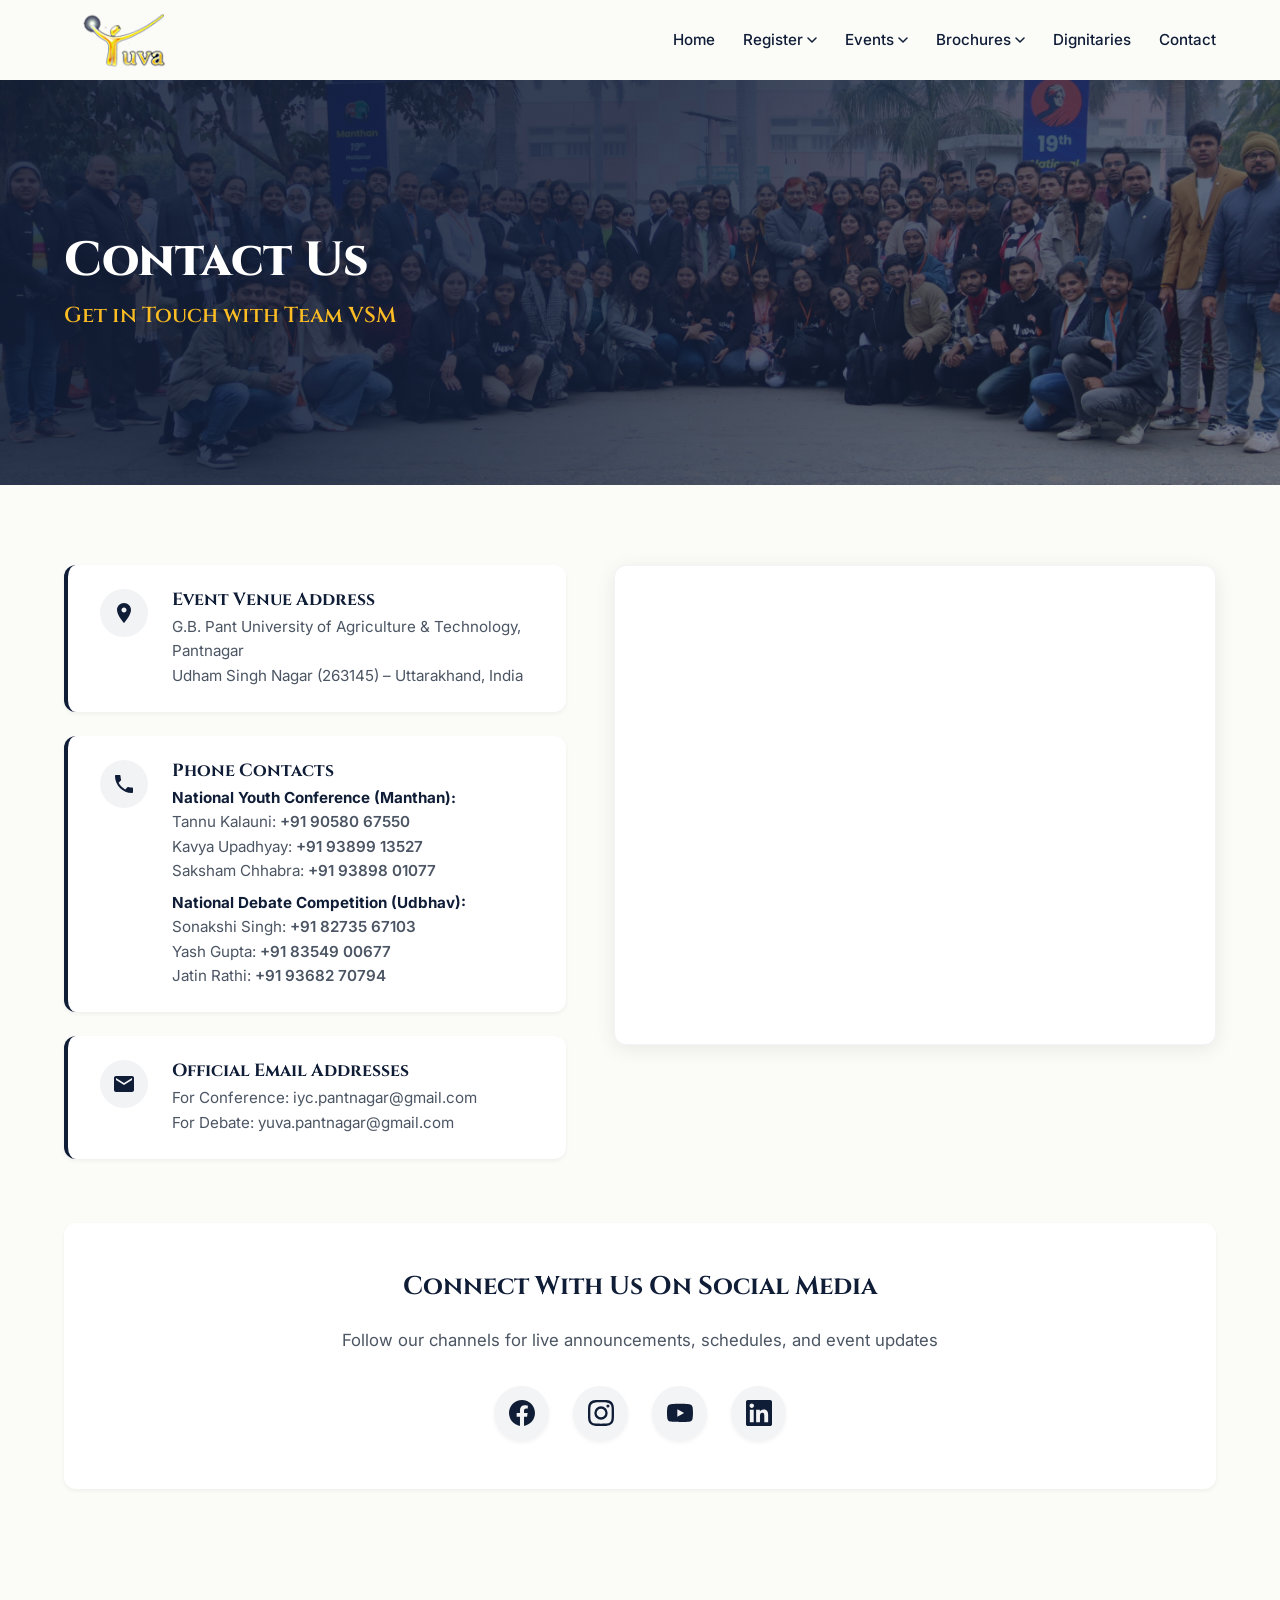
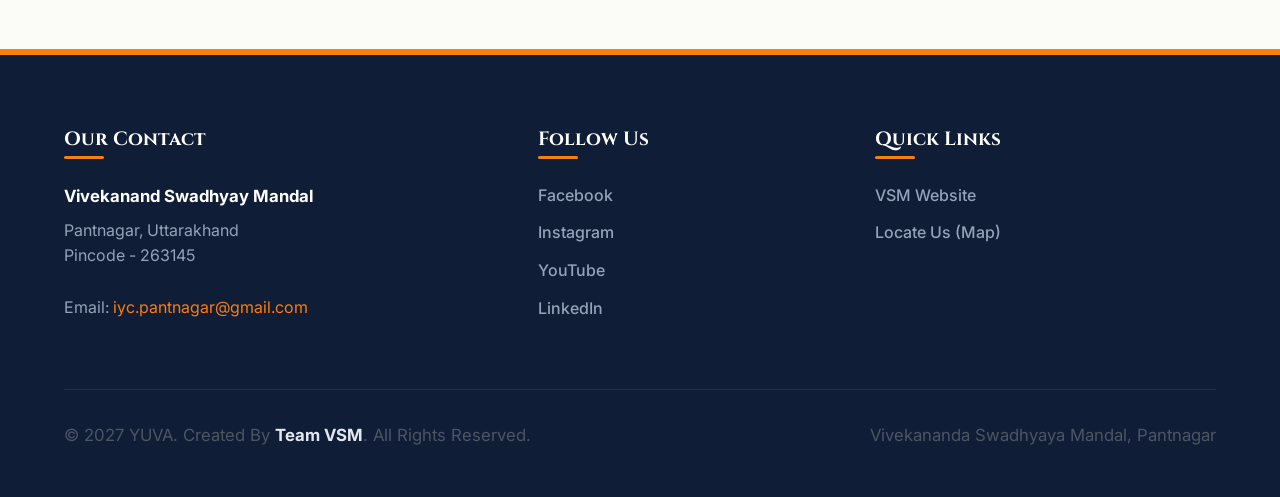
<file: contact.html>
﻿<!DOCTYPE html>
<html lang="en">

<head>
  <meta charset="utf-8">
  <title>Contact Us | YUVA 2027</title>
  <meta name="viewport" content="width=device-width, initial-scale=1.0" />
  <meta name="description"
    content="Get in touch with Vivekanand Swadhyay Mandal for YUVA 2027 queries, registrations, venues, or coordination." />
  <link rel="icon" type="image/png" href="img/brand/icon.png">
  <link rel="apple-touch-icon" type="image/png" href="img/brand/icon.png" />

  <!-- Custom Modern Stylesheet -->
  <link href="style.css" rel="stylesheet" />
</head>

<body>
  <!-- Header / Navigation -->
  <header>
    <div class="container">
      <a class="logo" href="index.html">
        <img src="img/brand/logo.png" alt="YUVA Logo" />
      </a>

      <!-- Hamburger Menu for Mobile -->
      <button class="hamburger" aria-label="Toggle Navigation">
        <span></span>
        <span></span>
        <span></span>
      </button>

      <!-- Nav Menu -->
      <ul class="nav-menu">
        <li class="nav-item"><a class="nav-link" href="index.html">Home</a></li>
        <li class="nav-item dropdown">
          <a class="nav-link" href="#">Register <svg width="10" height="6" viewBox="0 0 10 6" fill="none">
              <path d="M1 1L5 5L9 1" stroke="currentColor" stroke-width="1.5" stroke-linecap="round"
                stroke-linejoin="round" />
            </svg></a>
          <ul class="nav-dropdown">
            <li class="nav-dropdown-item"><a href="https://forms.gle/6RnbJbcr39h3rUw48" target="_blank">National Youth
                Conference</a></li>
            <li class="nav-dropdown-item"><a href="https://forms.gle/JZ5s1Binujg3w5mx8" target="_blank">Paper
                Submission</a></li>
            <li class="nav-dropdown-item"><a href="https://forms.gle/M331NjromxwtMoQBA" target="_blank">National
                Debate</a></li>
          </ul>
        </li>
        <li class="nav-item dropdown">
          <a class="nav-link" href="#">Events <svg width="10" height="6" viewBox="0 0 10 6" fill="none">
              <path d="M1 1L5 5L9 1" stroke="currentColor" stroke-width="1.5" stroke-linecap="round"
                stroke-linejoin="round" />
            </svg></a>
          <ul class="nav-dropdown">
            <li class="nav-dropdown-item"><a href="conference.html">National Youth Conference</a></li>
            <li class="nav-dropdown-item"><a href="debate.html">National Debate</a></li>
          </ul>
        </li>
        <li class="nav-item dropdown">
          <a class="nav-link" href="#">Brochures <svg width="10" height="6" viewBox="0 0 10 6" fill="none">
              <path d="M1 1L5 5L9 1" stroke="currentColor" stroke-width="1.5" stroke-linecap="round"
                stroke-linejoin="round" />
            </svg></a>
          <ul class="nav-dropdown">
            <li class="nav-dropdown-item">
              <a href="docs/manthan-brochure.pdf" target="_blank">
                National Youth Conference
              </a>
            </li>
            <li class="nav-dropdown-item">
              <a href="docs/udbhav-brochure.pdf" target="_blank">
                National Debate</a>
            </li>
          </ul>
        </li>
        <li class="nav-item"><a class="nav-link" href="dignitaries.html">Dignitaries</a></li>
        <li class="nav-item"><a class="nav-link" href="contact.html">Contact</a></li>
      </ul>
    </div>
  </header>

  <!-- Inner Page Hero -->
  <section class="page-hero">
    <div class="container">
      <h1>Contact Us</h1>
      <div class="page-hero-subtitle">Get in Touch with Team VSM</div>
    </div>
  </section>

  <!-- Contact Form & Map Grid -->
  <section class="section-padding">
    <div class="container">
      <div class="contact-layout">

        <!-- Contact Info Cards -->
        <div class="contact-info-grid">

          <!-- Card: Location -->
          <div class="contact-card">
            <div class="contact-card-icon">
              <!-- SVG Pin Icon -->
              <svg viewBox="0 0 24 24">
                <path
                  d="M12 2C8.13 2 5 5.13 5 9c0 5.25 7 13 7 13s7-7.75 7-13c0-3.87-3.13-7-7-7zm0 9.5c-1.38 0-2.5-1.12-2.5-2.5s1.12-2.5 2.5-2.5 2.5 1.12 2.5 2.5-1.12 2.5-2.5 2.5z" />
              </svg>
            </div>
            <div class="contact-card-details">
              <h4>Event Venue Address</h4>
              <p>G.B. Pant University of Agriculture & Technology, Pantnagar</p>
              <p>Udham Singh Nagar (263145) – Uttarakhand, India</p>
            </div>
          </div>

          <!-- Card: Phones -->
          <div class="contact-card">
            <div class="contact-card-icon">
              <!-- SVG Phone Icon -->
              <svg viewBox="0 0 24 24">
                <path
                  d="M6.62 10.79c1.44 2.83 3.76 5.14 6.59 6.59l2.2-2.2c.27-.27.67-.36 1.02-.24 1.12.37 2.33.57 3.57.57.55 0 1 .45 1 1V20c0 .55-.45 1-1 1-9.39 0-17-7.61-17-17 0-.55.45-1 1-1h3.5c.55 0 1 .45 1 1 0 1.25.2 2.45.57 3.57.11.35.03.74-.25 1.02l-2.2 2.2z" />
              </svg>
            </div>
            <div class="contact-card-details">
              <h4>Phone Contacts</h4>
              <p style="margin-bottom: 0.5rem;"><strong>National Youth Conference (Manthan):</strong><br>
                Tannu Kalauni: <a href="tel:9058067550" style="font-weight: 600;">+91 90580 67550</a><br>
                Kavya Upadhyay: <a href="tel:9389913527" style="font-weight: 600;">+91 93899 13527</a><br>
                Saksham Chhabra: <a href="tel:9389801077" style="font-weight: 600;">+91 93898 01077</a>
              </p>
              <p style="margin: 0;"><strong>National Debate Competition (Udbhav):</strong><br>
                Sonakshi Singh: <a href="tel:8273567103" style="font-weight: 600;">+91 82735 67103</a><br>
                Yash Gupta: <a href="tel:8354900677" style="font-weight: 600;">+91 83549 00677</a><br>
                Jatin Rathi: <a href="tel:9368270794" style="font-weight: 600;">+91 93682 70794</a>
              </p>
            </div>
          </div>

          <!-- Card: Email -->
          <div class="contact-card">
            <div class="contact-card-icon">
              <!-- SVG Envelope Icon -->
              <svg viewBox="0 0 24 24">
                <path
                  d="M20 4H4c-1.1 0-1.99.9-1.99 2L2 18c0 1.1.9 2 2 2h16c1.1 0 2-.9 2-2V6c0-1.1-.9-2-2-2zm0 4l-8 5-8-5V6l8 5 8-5v2z" />
              </svg>
            </div>
            <div class="contact-card-details">
              <h4>Official Email Addresses</h4>
              <p>For Conference: <a href="mailto:iyc.pantnagar@gmail.com">iyc.pantnagar@gmail.com</a></p>
              <p>For Debate: <a href="mailto:yuva.pantnagar@gmail.com">yuva.pantnagar@gmail.com</a></p>
            </div>
          </div>

        </div>

        <!-- Google Maps Embed -->
        <div class="map-wrapper">
          <iframe id="gmap_canvas"
            src="https://maps.google.com/maps?q=govind%20ballabh%20university%20pantnagar&t=&z=13&ie=UTF8&iwloc=&output=embed"
            style="border: 0;" loading="lazy" referrerpolicy="no-referrer-when-downgrade">
          </iframe>
        </div>

      </div>

      <!-- Social Follow Strip -->
      <div class="social-strip">
        <h3>Connect With Us On Social Media</h3>
        <p style="color: var(--gray-dark); margin-bottom: 2rem;">Follow our channels for live announcements, schedules,
          and event updates</p>

        <div class="social-icons-row">
          <!-- FB -->
          <a href="https://www.facebook.com/yuva.pantnagar" target="_blank" class="social-icon-btn facebook"
            aria-label="Facebook">
            <svg viewBox="0 0 24 24">
              <path
                d="M24 12.073c0-6.627-5.373-12-12-12s-12 5.373-12 12c0 5.99 4.388 10.954 10.125 11.854v-8.385H7.078v-3.47h3.047V9.43c0-3.007 1.792-4.669 4.533-4.669 1.312 0 2.686.235 2.686.235v2.953H15.83c-1.491 0-1.956.925-1.956 1.874v2.25h3.328l-.532 3.47h-2.796v8.385C19.612 23.027 24 18.062 24 12.073z" />
            </svg>
          </a>
          <!-- Insta -->
          <a href="https://www.instagram.com/vsmpantnagar/" target="_blank" class="social-icon-btn instagram"
            aria-label="Instagram">
            <svg viewBox="0 0 24 24">
              <path
                d="M12 2.163c3.204 0 3.584.012 4.85.07 3.252.148 4.771 1.691 4.919 4.919.058 1.265.069 1.645.069 4.849 0 3.205-.012 3.584-.069 4.849-.149 3.225-1.664 4.771-4.919 4.919-1.266.058-1.644.07-4.85.07-3.204 0-3.584-.012-4.849-.07-3.26-.149-4.771-1.699-4.919-4.92-.058-1.265-.07-1.644-.07-4.849 0-3.204.013-3.583.07-4.849.149-3.227 1.664-4.771 4.919-4.919 1.266-.057 1.645-.069 4.849-.069zM12 0C8.741 0 8.333.014 7.053.072 2.695.272.273 2.69.073 7.051.014 8.333 0 8.741 0 12c0 3.259.014 3.668.072 4.948.2 4.358 2.618 6.78 6.98 6.98 1.281.058 1.689.072 4.948.072 3.259 0 3.668-.014 4.948-.072 4.354-.2 6.782-2.618 6.979-6.98.059-1.28.073-1.689.073-4.948 0-3.259-.014-3.667-.072-4.947-.196-4.354-2.617-6.78-6.979-6.98C15.668.014 15.259 0 12 0zm0 5.838a6.162 6.162 0 100 12.324 6.162 6.162 0 000-12.324zM12 16a4 4 0 110-8 4 4 0 010 8zm6.406-11.845a1.44 1.44 0 100 2.881 1.44 1.44 0 000-2.881z" />
            </svg>
          </a>
          <!-- YouTube -->
          <a href="https://www.youtube.com/user/vsmpantnagarchannel" target="_blank" class="social-icon-btn youtube"
            aria-label="YouTube">
            <svg viewBox="0 0 24 24">
              <path
                d="M23.498 6.163a3.003 3.003 0 00-2.11-2.108C19.52 3.5 12 3.5 12 3.5s-7.52 0-9.388.555a3.002 3.002 0 00-2.11 2.108C0 8.03 0 12 0 12s0 3.97.502 5.837a3.003 3.003 0 002.11 2.108C4.48 20.5 12 20.5 12 20.5s7.52 0 9.388-.555a3.002 3.002 0 002.11-2.108C24 15.97 24 12 24 12s0-3.97-.502-5.837zM9.545 15.568V8.432L15.818 12l-6.273 3.568z" />
            </svg>
          </a>
          <!-- LinkedIn -->
          <a href="https://www.linkedin.com/company/vivekananda-swadhyay-mandal" target="_blank"
            class="social-icon-btn linkedin" aria-label="LinkedIn">
            <svg viewBox="0 0 24 24">
              <path
                d="M20.447 20.452h-3.554v-5.569c0-1.328-.027-3.037-1.852-3.037-1.853 0-2.136 1.445-2.136 2.939v5.667H9.351V9h3.414v1.561h.046c.477-.9 1.637-1.85 3.37-1.85 3.601 0 4.267 2.37 4.267 5.455v6.286zM5.337 7.433c-1.144 0-2.063-.926-2.063-2.065 0-1.138.92-2.063 2.063-2.063 1.14 0 2.064.925 2.064 2.063 0 1.139-.925 2.065-2.064 2.065zm1.782 13.019H3.555V9h3.564v11.452zM22.225 0H1.771C.792 0 0 .774 0 1.729v20.542C0 23.227.792 24 1.771 24h20.451C23.2 24 24 23.227 24 22.271V1.729C24 .774 23.2 0 22.222 0h.003z" />
            </svg>
          </a>
        </div>
      </div>

    </div>
  </section>

  <!-- Footer -->
  <footer>
    <div class="container">
      <div class="footer-grid">
        <!-- Contact Col -->
        <div class="footer-col">
          <h5>Our Contact</h5>
          <address>
            <p style="color: var(--white); font-weight: 700; margin-bottom: 0.5rem;">Vivekanand Swadhyay Mandal</p>
            Pantnagar, Uttarakhand<br>
            Pincode - 263145<br><br>
            Email: <a href="mailto:iyc.pantnagar@gmail.com" style="color: var(--saffron);">iyc.pantnagar@gmail.com</a>
          </address>
        </div>
        <!-- Social Col -->
        <div class="footer-col">
          <h5>Follow Us</h5>
          <ul class="footer-links">
            <li><a href="https://www.facebook.com/yuva.pantnagar" target="_blank">Facebook</a></li>
            <li><a href="https://www.instagram.com/vsmpantnagar/" target="_blank">Instagram</a></li>
            <li><a href="https://www.youtube.com/user/vsmpantnagarchannel" target="_blank">YouTube</a></li>
            <li><a href="https://www.linkedin.com/company/vivekananda-swadhyay-mandal" target="_blank">LinkedIn</a></li>
          </ul>
        </div>
        <!-- Quick Links -->
        <div class="footer-col">
          <h5>Quick Links</h5>
          <ul class="footer-links">
            <li><a href="https://www.vsmpantnagar.org" target="_blank">VSM Website</a></li>
            <li><a
                href="https://www.google.com/maps/place/G.B.+Pant+University+Of+Agriculture+And+Technology/@29.0228673,79.4857472,17z/data=!3m1!4b1!4m5!3m4!1s0x39091c4086dd02cb:0x39248f0543ed8f5a!8m2!3d29.0228626!4d79.4879412?hl=en-US"
                target="_blank">Locate Us (Map)</a></li>
          </ul>
        </div>
      </div>

      <div class="footer-bottom">
        <p>&copy; 2027 YUVA. Created By <strong>Team VSM</strong>. All Rights Reserved.</p>
        <p>Vivekananda Swadhyaya Mandal, Pantnagar</p>
      </div>
    </div>
  </footer>

  <!-- Scroll to Top Button -->
  <a href="#" class="scrollup" aria-label="Scroll to top">
    <svg viewBox="0 0 24 24">
      <path d="M4 12l1.41 1.41L11 7.83V20h2V7.83l5.58 5.59L20 12l-8-8-8 8z" />
    </svg>
  </a>

  <!-- Shared Javascript -->
  <script src="main.js"></script>
</body>

</html>
</file>
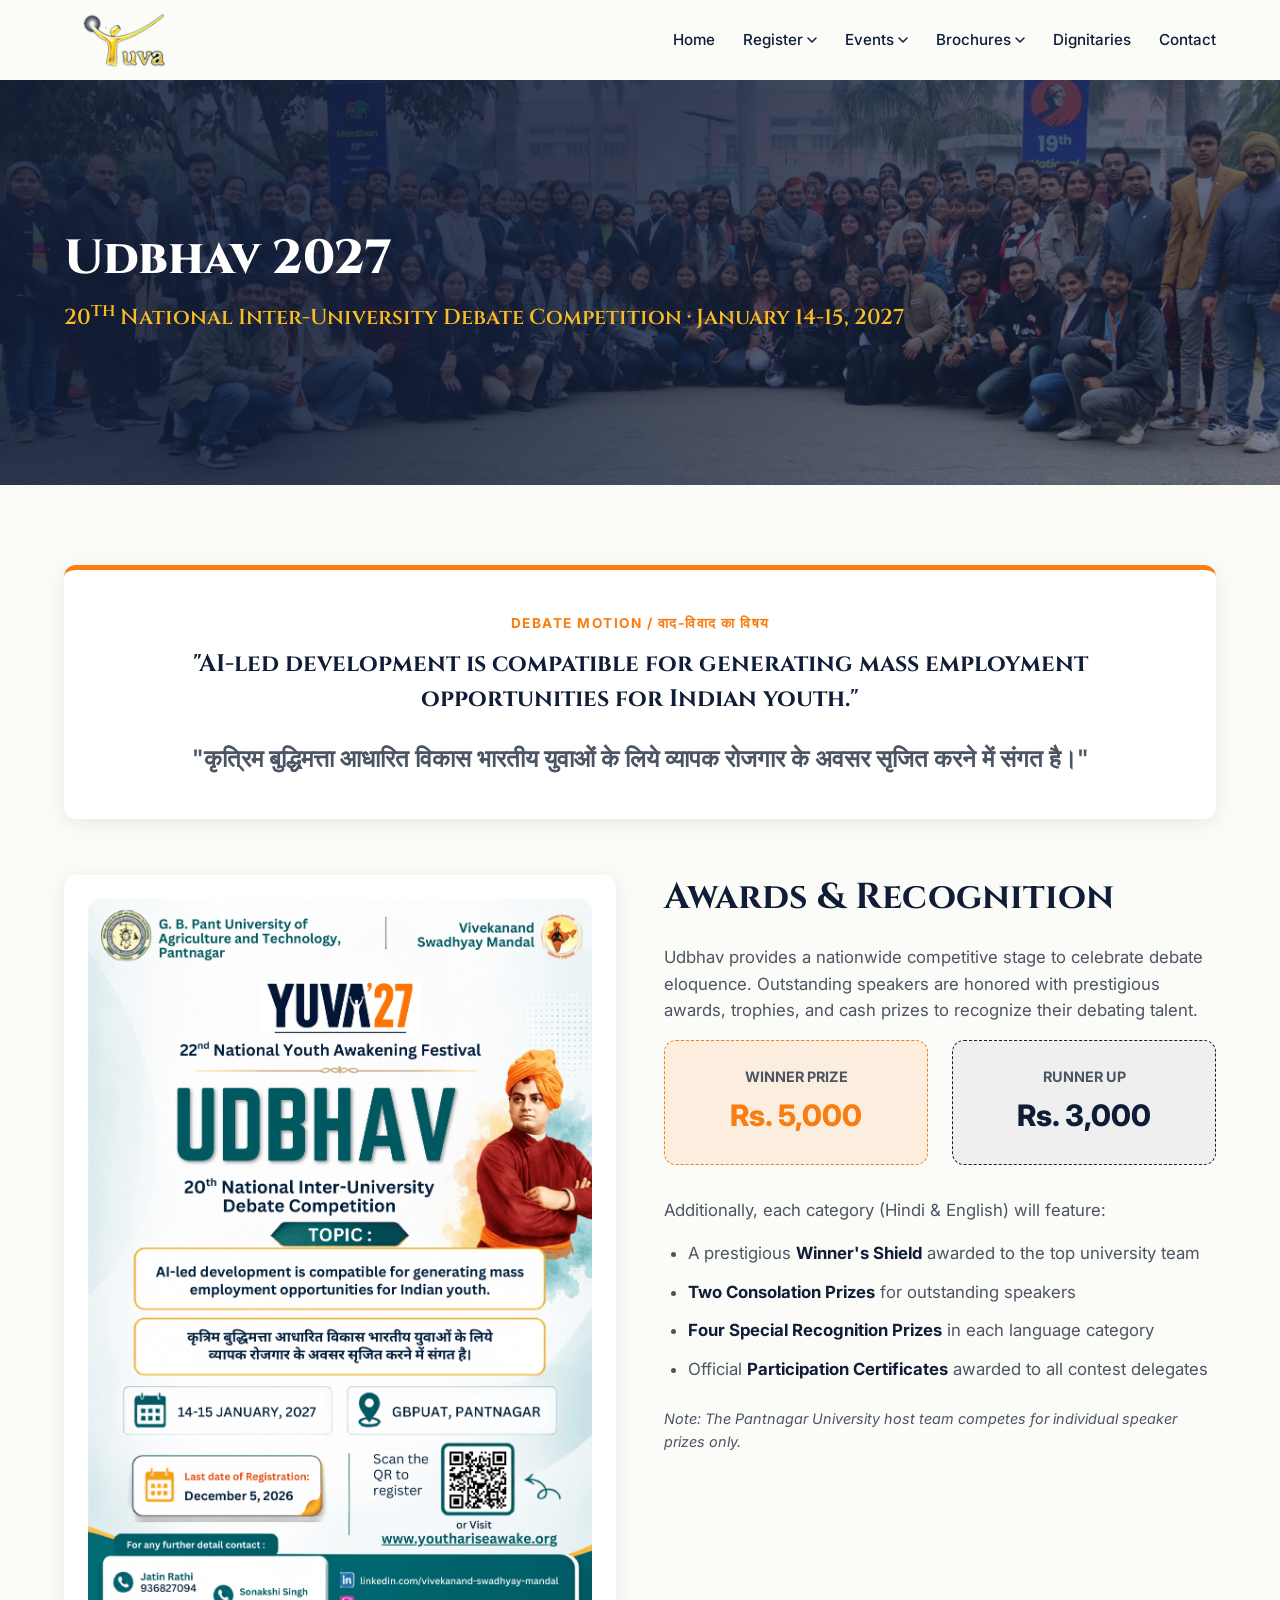
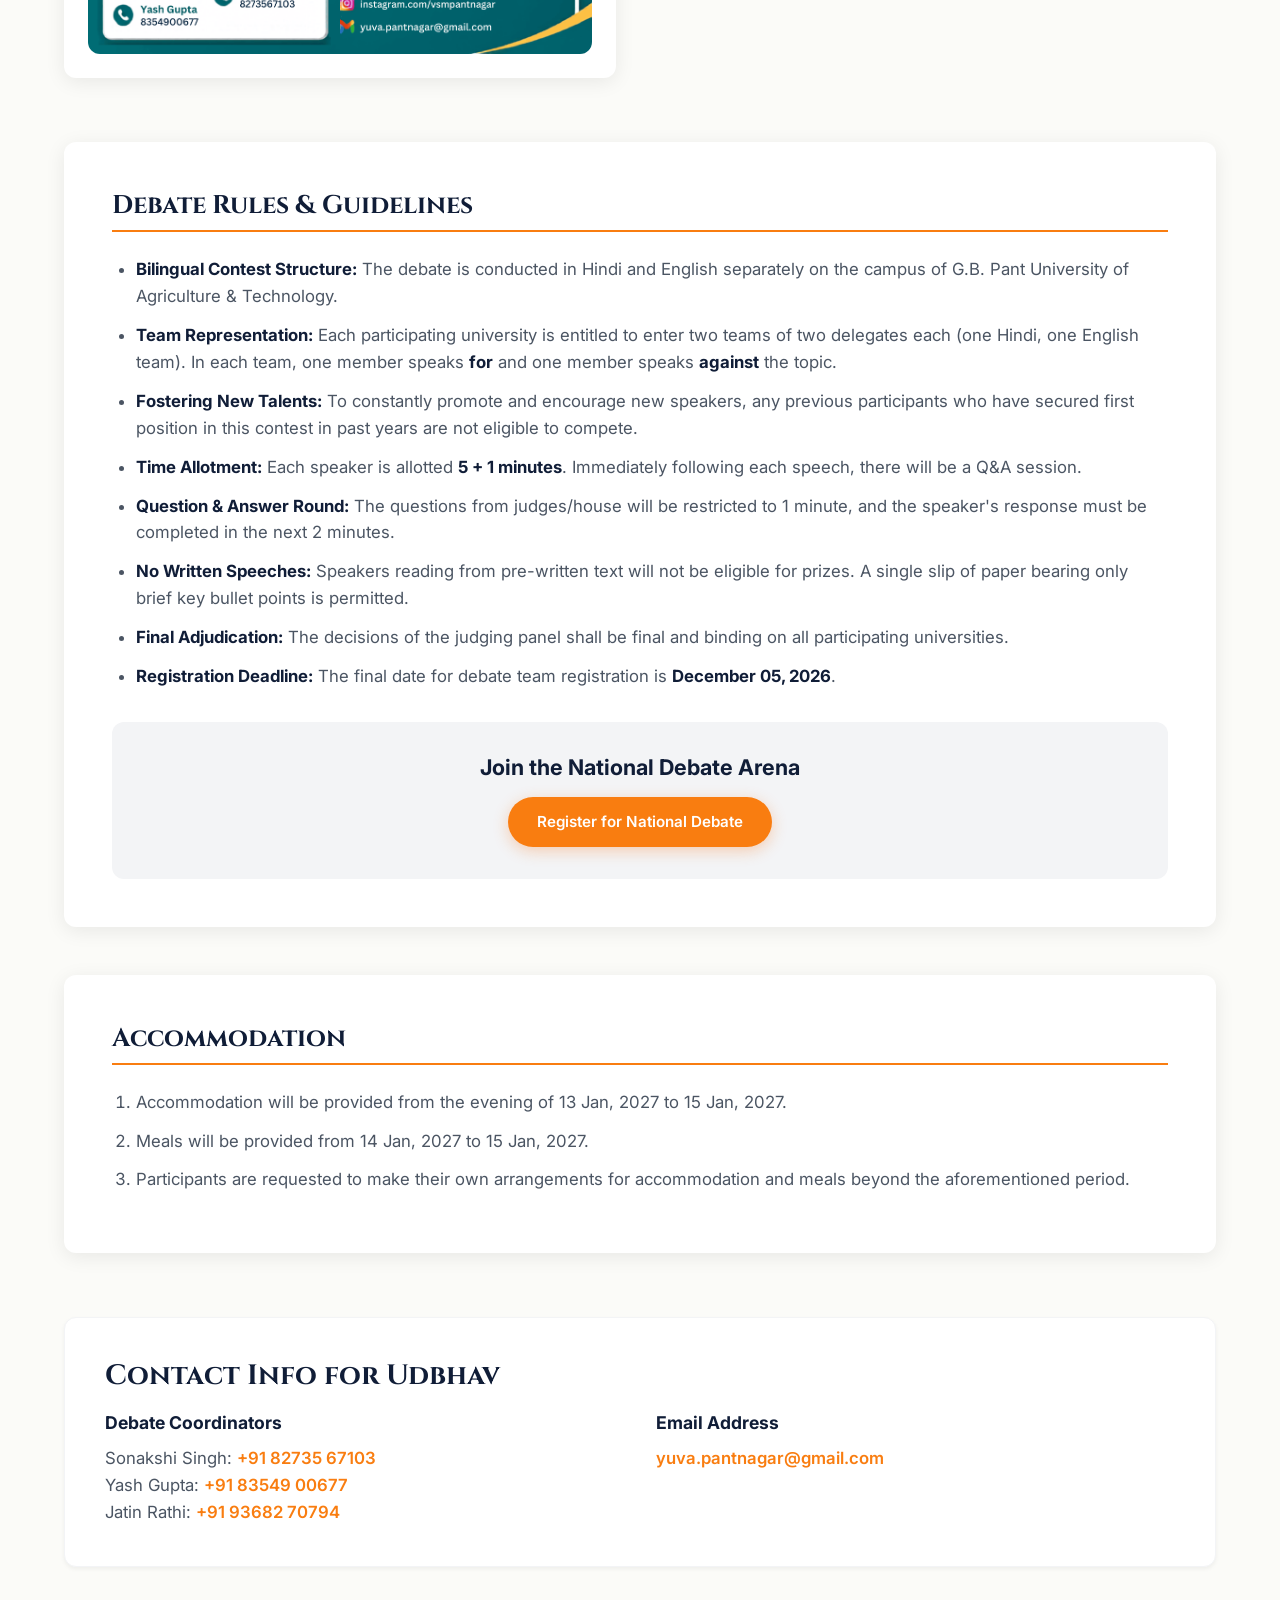
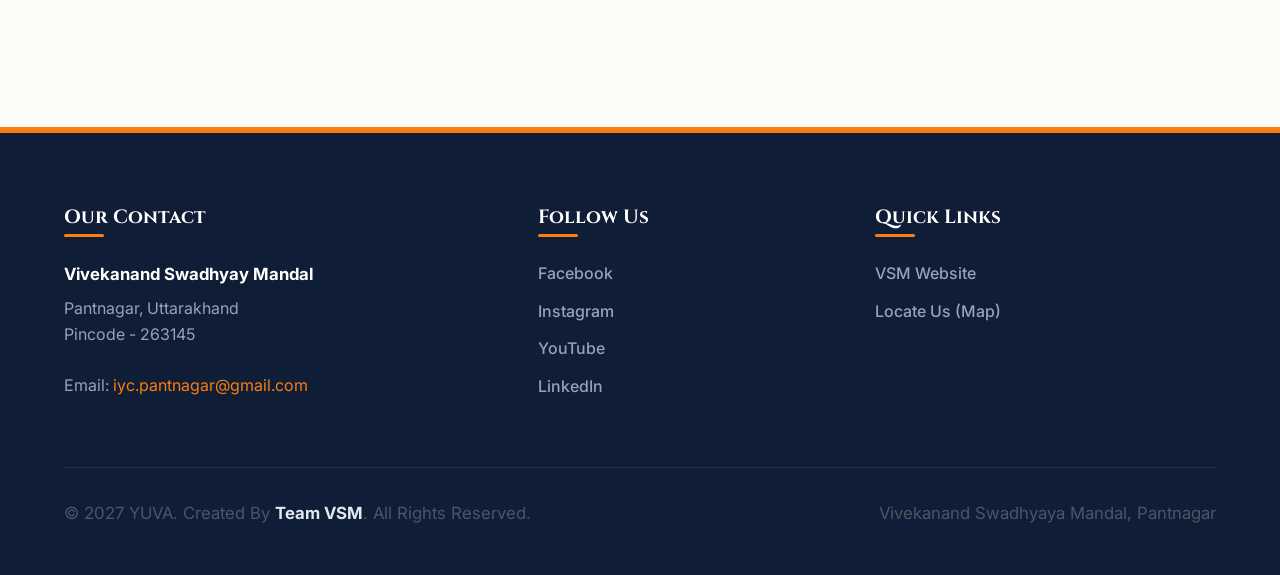
<file: debate.html>
﻿<!DOCTYPE html>
<html lang="en">

<head>
  <meta charset="utf-8">
  <title>Udbhav 2027 | National Inter-University Debate Competition</title>
  <meta name="viewport" content="width=device-width, initial-scale=1.0" />
  <meta name="description"
    content="Udbhav: 20th National Inter-University Debate Competition under YUVA 2027. Bilingual debate platform for university students across India." />
  <link rel="icon" type="image/png" href="img/brand/icon.png">
  <link rel="apple-touch-icon" type="image/png" href="img/brand/icon.png" />

  <!-- Custom Modern Stylesheet -->
  <link href="style.css" rel="stylesheet" />

  <style>
    .topic-card {
      background-color: var(--white);
      border-radius: var(--border-radius);
      padding: 2.5rem;
      box-shadow: var(--shadow-md);
      border-top: 5px solid var(--saffron);
      text-align: center;
      margin-bottom: 3.5rem;
    }

    .topic-card span {
      display: inline-block;
      font-size: 0.85rem;
      font-weight: 700;
      text-transform: uppercase;
      letter-spacing: 1.5px;
      color: var(--saffron);
      margin-bottom: 0.75rem;
    }

    .topic-text {
      font-size: 1.5rem;
      color: var(--navy);
      font-weight: 700;
      line-height: 1.45;
      margin-bottom: 1.5rem;
      font-family: 'Cinzel', serif;
    }

    .topic-hindi {
      font-size: 1.5rem;
      font-family: 'Inter', sans-serif;
      font-weight: 600;
      color: var(--gray-dark);
      line-height: 1.6;
      margin: 0;
    }

    .prize-badge-grid {
      display: grid;
      grid-template-columns: repeat(2, 1fr);
      gap: 1.5rem;
      margin-bottom: 2rem;
    }

    .prize-badge {
      background: var(--navy-light);
      border-radius: var(--border-radius);
      padding: 1.5rem;
      text-align: center;
      border: 1px dashed var(--navy);
    }

    .prize-badge.first {
      background: var(--saffron-light);
      border-color: var(--saffron);
    }

    .prize-title {
      font-size: 0.9rem;
      font-weight: 700;
      text-transform: uppercase;
      color: var(--gray-dark);
      margin-bottom: 0.25rem;
    }

    .prize-amount {
      font-size: 1.85rem;
      font-weight: 800;
      color: var(--navy);
      font-family: 'Inter', sans-serif;
    }

    .prize-badge.first .prize-amount {
      color: var(--saffron);
    }
  </style>
</head>

<body>
  <!-- Header / Navigation -->
  <header>
    <div class="container">
      <a class="logo" href="index.html">
        <img src="img/brand/logo.png" alt="YUVA Logo" />
      </a>

      <!-- Hamburger Menu for Mobile -->
      <button class="hamburger" aria-label="Toggle Navigation">
        <span></span>
        <span></span>
        <span></span>
      </button>

      <!-- Nav Menu -->
      <ul class="nav-menu">
        <li class="nav-item"><a class="nav-link" href="index.html">Home</a></li>
        <li class="nav-item dropdown">
          <a class="nav-link" href="#">Register <svg width="10" height="6" viewBox="0 0 10 6" fill="none">
              <path d="M1 1L5 5L9 1" stroke="currentColor" stroke-width="1.5" stroke-linecap="round"
                stroke-linejoin="round" />
            </svg></a>
          <ul class="nav-dropdown">
            <li class="nav-dropdown-item"><a href="https://forms.gle/6RnbJbcr39h3rUw48" target="_blank">National Youth
                Conference</a></li>
            <li class="nav-dropdown-item"><a href="https://forms.gle/JZ5s1Binujg3w5mx8" target="_blank">Paper
                Submission</a></li>
            <li class="nav-dropdown-item"><a href="https://forms.gle/M331NjromxwtMoQBA" target="_blank">National
                Debate</a></li>
          </ul>
        </li>
        <li class="nav-item dropdown">
          <a class="nav-link" href="#">Events <svg width="10" height="6" viewBox="0 0 10 6" fill="none">
              <path d="M1 1L5 5L9 1" stroke="currentColor" stroke-width="1.5" stroke-linecap="round"
                stroke-linejoin="round" />
            </svg></a>
          <ul class="nav-dropdown">
            <li class="nav-dropdown-item"><a href="conference.html">National Youth Conference</a></li>
            <li class="nav-dropdown-item"><a href="debate.html">National Debate</a></li>
          </ul>
        </li>
        <li class="nav-item dropdown">
          <a class="nav-link" href="#">Brochures <svg width="10" height="6" viewBox="0 0 10 6" fill="none">
              <path d="M1 1L5 5L9 1" stroke="currentColor" stroke-width="1.5" stroke-linecap="round"
                stroke-linejoin="round" />
            </svg></a>
          <ul class="nav-dropdown">
            <li class="nav-dropdown-item">
              <a href="docs/manthan-brochure.pdf" target="_blank">
                National Youth Conference
              </a>
            </li>
            <li class="nav-dropdown-item">
              <a href="docs/udbhav-brochure.pdf" target="_blank">
                National Debate</a>
            </li>
          </ul>
        </li>
        <li class="nav-item"><a class="nav-link" href="dignitaries.html">Dignitaries</a></li>
        <li class="nav-item"><a class="nav-link" href="contact.html">Contact</a></li>
      </ul>
    </div>
  </header>

  <!-- Inner Page Hero -->
  <section class="page-hero">
    <div class="container">
      <h1>Udbhav 2027</h1>
      <div class="page-hero-subtitle">20<sup>th</sup> National Inter-University Debate Competition · January 14-15, 2027
      </div>
    </div>
  </section>

  <!-- Content Section -->
  <section class="section-padding">
    <div class="container">

      <!-- Bilingual Topic Card -->
      <div class="topic-card">
        <span>Debate Motion / वाद-विवाद का विषय</span>
        <div class="topic-text">"AI-led development is compatible for generating mass employment opportunities for
          Indian youth."</div>
        <div class="topic-hindi">"कृत्रिम बुद्धिमत्ता आधारित विकास भारतीय युवाओं के लिये व्यापक रोजगार के अवसर सृजित
          करने में संगत है।"</div>
      </div>

      <div class="grid-2" style="align-items: flex-start; margin-bottom: 4rem;">
        <!-- Left column: image -->
        <div
          style="background-color: var(--white); padding: 1.5rem; border-radius: var(--border-radius); box-shadow: var(--shadow-md);">
          <img src="img/posters/udbhav-poster.png" alt="Udbhav 2026 poster"
               style="width: 100%; border-radius: var(--border-radius); display: block;" />
        </div>

        <!-- Right column: overview & prizes -->
        <div>
          <h2 style="text-align: left; margin-bottom: 1.5rem;">Awards & Recognition</h2>
          <p>Udbhav provides a nationwide competitive stage to celebrate debate eloquence. Outstanding speakers are
            honored with prestigious awards, trophies, and cash prizes to recognize their debating talent.</p>

          <div class="prize-badge-grid">
            <div class="prize-badge first">
              <div class="prize-title">Winner Prize</div>
              <div class="prize-amount">Rs. 5,000</div>
            </div>
            <div class="prize-badge">
              <div class="prize-title">Runner Up</div>
              <div class="prize-amount">Rs. 3,000</div>
            </div>
          </div>

          <p>Additionally, each category (Hindi & English) will feature:</p>
          <ul class="guidelines-list" style="margin-bottom: 1.5rem;">
            <li>A prestigious <strong>Winner's Shield</strong> awarded to the top university team</li>
            <li><strong>Two Consolation Prizes</strong> for outstanding speakers</li>
            <li><strong>Four Special Recognition Prizes</strong> in each language category</li>
            <li>Official <strong>Participation Certificates</strong> awarded to all contest delegates</li>
          </ul>

          <p style="font-size: 0.9rem; color: var(--gray-dark); font-style: italic;">Note: The Pantnagar University host
            team competes for individual speaker prizes only.</p>
        </div>
      </div>

      <!-- Guidelines Box -->
      <div class="guidelines-box">
        <h3>Debate Rules & Guidelines</h3>
        <ul class="guidelines-list">
          <li><strong>Bilingual Contest Structure:</strong> The debate is conducted in Hindi and English separately on
            the campus of G.B. Pant University of Agriculture & Technology.</li>
          <li><strong>Team Representation:</strong> Each participating university is entitled to enter two teams of two
            delegates each (one Hindi, one English team). In each team, one member speaks <strong>for</strong> and one
            member speaks <strong>against</strong> the topic.</li>
          <li><strong>Fostering New Talents:</strong> To constantly promote and encourage new speakers, any previous
            participants who have secured first position in this contest in past years are not eligible to compete.</li>
          <li><strong>Time Allotment:</strong> Each speaker is allotted <strong>5 + 1 minutes</strong>. Immediately
            following each speech, there will be a Q&A session.</li>
          <li><strong>Question & Answer Round:</strong> The questions from judges/house will be restricted to 1 minute,
            and the speaker's response must be completed in the next 2 minutes.</li>
          <li><strong>No Written Speeches:</strong> Speakers reading from pre-written text will not be eligible for
            prizes. A single slip of paper bearing only brief key bullet points is permitted.</li>
          <li><strong>Final Adjudication:</strong> The decisions of the judging panel shall be final and binding on all
            participating universities.</li>
          <li><strong>Registration Deadline:</strong> The final date for debate team registration is <strong>December
              05, 2026</strong>.</li>
        </ul>

        <div
          style="text-align: center; background-color: var(--gray-light); padding: 2rem; border-radius: var(--border-radius); margin-top: 2rem;">
          <h4 style="margin: 0 0 1rem; font-family: 'Inter', sans-serif; font-weight: 700; color: var(--navy);">Join the
            National Debate Arena</h4>
          <a href="https://forms.gle/M331NjromxwtMoQBA" target="_blank" class="btn btn-primary btn-lg">Register for
            National Debate</a>
        </div>
      </div>

      <!-- Accommodation Section -->
      <div class="guidelines-box" id="accommodation" style="margin-top: 3rem;">
        <h3>Accommodation</h3>
        <ol class="guidelines-list" style="list-style-type: decimal; padding-left: 1.5rem; margin-bottom: 0;">
          <li>Accommodation will be provided from the evening of 13 Jan, 2027 to 15 Jan, 2027.</li>
          <li>Meals will be provided from 14 Jan, 2027 to 15 Jan, 2027.</li>
          <li>Participants are requested to make their own arrangements for accommodation and meals beyond the aforementioned period.</li>
        </ol>
      </div>

      <!-- Contacts & E-mail -->
      <div
        style="margin-top: 4rem; background-color: var(--white); border-radius: var(--border-radius); padding: 2.5rem; box-shadow: var(--shadow-sm); border: 1px solid var(--gray-light);">
        <h3 style="margin-bottom: 1rem;">Contact Info for Udbhav</h3>
        <div style="display: grid; grid-template-columns: repeat(auto-fit, minmax(250px, 1fr)); gap: 2rem;">
          <div>
            <strong style="display: block; font-size: 1.1rem; margin-bottom: 0.5rem; color: var(--navy);">Debate
              Coordinators</strong>
            <p style="margin: 0;">
              Sonakshi Singh: <a href="tel:8273567103" style="font-weight: 600;">+91 82735 67103</a>
            </p>
            <p style="margin: 0;">
              Yash Gupta: <a href="tel:8354900677" style="font-weight: 600;">+91 83549 00677</a>
            </p>
            <p style="margin: 0;">
              Jatin Rathi: <a href="tel:9368270794" style="font-weight: 600;">+91 93682 70794</a>
            </p>
          </div>
          <div>
            <strong style="display: block; font-size: 1.1rem; margin-bottom: 0.5rem; color: var(--navy);">Email
              Address</strong>
            <p style="margin: 0;"><a href="mailto:yuva.pantnagar@gmail.com"
                style="font-weight: 600; color: var(--saffron);">yuva.pantnagar@gmail.com</a></p>
          </div>
        </div>
      </div>

    </div>
  </section>

  <!-- Footer -->
  <footer>
    <div class="container">
      <div class="footer-grid">
        <!-- Contact Col -->
        <div class="footer-col">
          <h5>Our Contact</h5>
          <address>
            <p style="color: var(--white); font-weight: 700; margin-bottom: 0.5rem;">Vivekanand Swadhyay Mandal</p>
            Pantnagar, Uttarakhand<br>
            Pincode - 263145<br><br>
            Email: <a href="mailto:iyc.pantnagar@gmail.com" style="color: var(--saffron);">iyc.pantnagar@gmail.com</a>
          </address>
        </div>
        <!-- Social Col -->
        <div class="footer-col">
          <h5>Follow Us</h5>
          <ul class="footer-links">
            <li><a href="https://www.facebook.com/yuva.pantnagar" target="_blank">Facebook</a></li>
            <li><a href="https://www.instagram.com/vsmpantnagar/" target="_blank">Instagram</a></li>
            <li><a href="https://www.youtube.com/user/vsmpantnagarchannel" target="_blank">YouTube</a></li>
            <li><a href="https://www.linkedin.com/company/vivekananda-swadhyay-mandal" target="_blank">LinkedIn</a></li>
          </ul>
        </div>
        <!-- Quick Links -->
        <div class="footer-col">
          <h5>Quick Links</h5>
          <ul class="footer-links">
            <li><a href="https://www.vsmpantnagar.org" target="_blank">VSM Website</a></li>
            <li><a
                href="https://www.google.com/maps/place/G.B.+Pant+University+Of+Agriculture+And+Technology/@29.0228673,79.4857472,17z/data=!3m1!4b1!4m5!3m4!1s0x39091c4086dd02cb:0x39248f0543ed8f5a!8m2!3d29.0228626!4d79.4879412?hl=en-US"
                target="_blank">Locate Us (Map)</a></li>
          </ul>
        </div>
      </div>

      <div class="footer-bottom">
        <p>&copy; 2027 YUVA. Created By <strong>Team VSM</strong>. All Rights Reserved.</p>
        <p>Vivekanand Swadhyaya Mandal, Pantnagar</p>
      </div>
    </div>
  </footer>

  <!-- Scroll to Top Button -->
  <a href="#" class="scrollup" aria-label="Scroll to top">
    <svg viewBox="0 0 24 24">
      <path d="M4 12l1.41 1.41L11 7.83V20h2V7.83l5.58 5.59L20 12l-8-8-8 8z" />
    </svg>
  </a>

  <!-- Shared Javascript -->
  <script src="main.js"></script>
</body>

</html>
</file>
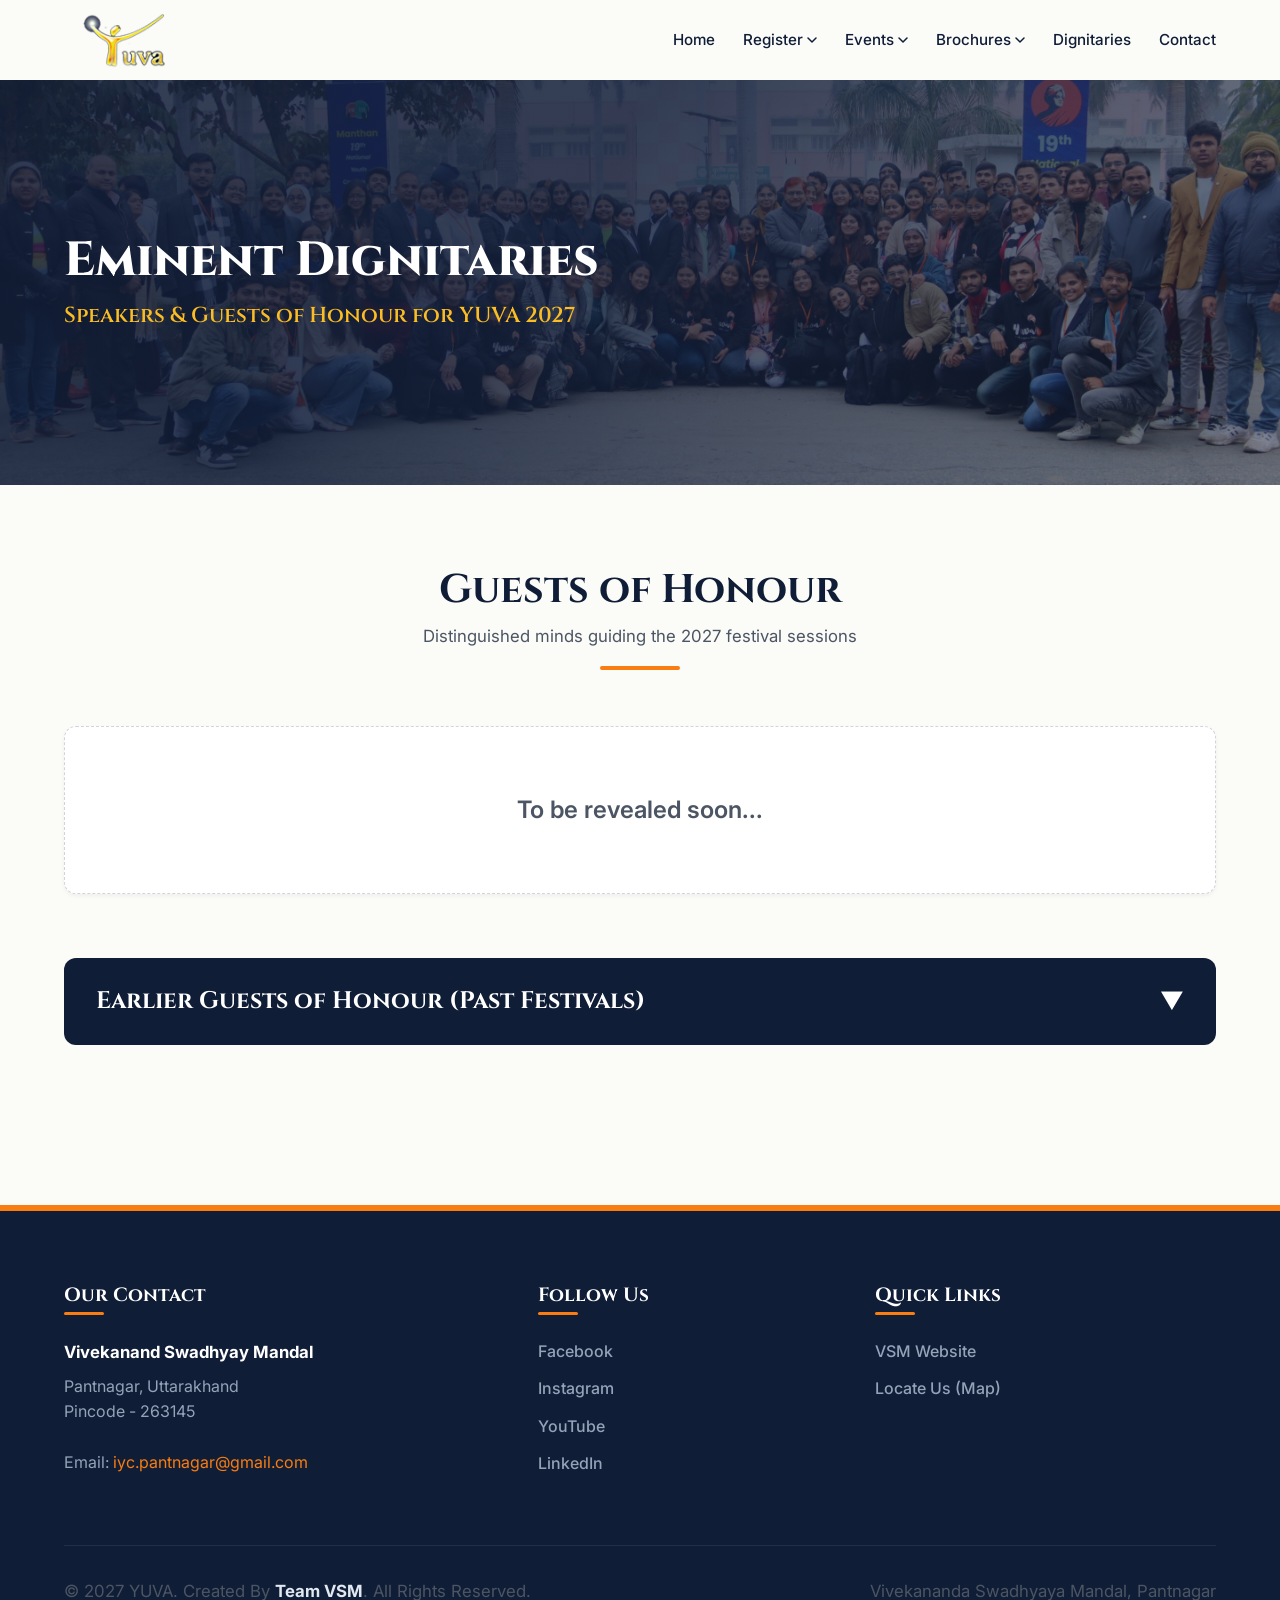
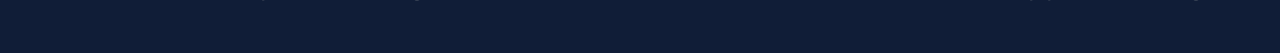
<file: dignitaries.html>
﻿<!DOCTYPE html>
<html lang="en">

<head>
  <meta charset="utf-8">
  <title>Dignitaries | YUVA 2027</title>
  <meta name="viewport" content="width=device-width, initial-scale=1.0" />
  <meta name="description"
    content="Eminent dignitaries, thinkers, spiritual leaders, and social reformers who have graced and are gracing YUVA 2027." />
  <link rel="icon" type="image/png" href="img/brand/icon.png">
  <link rel="apple-touch-icon" type="image/png" href="img/brand/icon.png" />

  <!-- Custom Modern Stylesheet -->
  <link href="style.css" rel="stylesheet" />
</head>

<body>
  <!-- Header / Navigation -->
  <header>
    <div class="container">
      <a class="logo" href="index.html">
        <img src="img/brand/logo.png" alt="YUVA Logo" />
      </a>

      <!-- Hamburger Menu for Mobile -->
      <button class="hamburger" aria-label="Toggle Navigation">
        <span></span>
        <span></span>
        <span></span>
      </button>

      <!-- Nav Menu -->
      <ul class="nav-menu">
        <li class="nav-item"><a class="nav-link" href="index.html">Home</a></li>
        <li class="nav-item dropdown">
          <a class="nav-link" href="#">Register <svg width="10" height="6" viewBox="0 0 10 6" fill="none">
              <path d="M1 1L5 5L9 1" stroke="currentColor" stroke-width="1.5" stroke-linecap="round"
                stroke-linejoin="round" />
            </svg></a>
          <ul class="nav-dropdown">
            <li class="nav-dropdown-item"><a href="https://forms.gle/6RnbJbcr39h3rUw48" target="_blank">National Youth
                Conference</a></li>
            <li class="nav-dropdown-item"><a href="https://forms.gle/JZ5s1Binujg3w5mx8" target="_blank">Paper
                Submission</a></li>
            <li class="nav-dropdown-item"><a href="https://forms.gle/M331NjromxwtMoQBA" target="_blank">National
                Debate</a></li>
          </ul>
        </li>
        <li class="nav-item dropdown">
          <a class="nav-link" href="#">Events <svg width="10" height="6" viewBox="0 0 10 6" fill="none">
              <path d="M1 1L5 5L9 1" stroke="currentColor" stroke-width="1.5" stroke-linecap="round"
                stroke-linejoin="round" />
            </svg></a>
          <ul class="nav-dropdown">
            <li class="nav-dropdown-item"><a href="conference.html">National Youth Conference</a></li>
            <li class="nav-dropdown-item"><a href="debate.html">National Debate</a></li>
          </ul>
        </li>
        <li class="nav-item dropdown">
          <a class="nav-link" href="#">Brochures <svg width="10" height="6" viewBox="0 0 10 6" fill="none">
              <path d="M1 1L5 5L9 1" stroke="currentColor" stroke-width="1.5" stroke-linecap="round"
                stroke-linejoin="round" />
            </svg></a>
          <ul class="nav-dropdown">
            <li class="nav-dropdown-item">
              <a href="docs/manthan-brochure.pdf" target="_blank">
                National Youth Conference
              </a>
            </li>
            <li class="nav-dropdown-item">
              <a href="docs/udbhav-brochure.pdf" target="_blank">
                National Debate</a>
            </li>
          </ul>
        </li>
        <li class="nav-item"><a class="nav-link" href="dignitaries.html">Dignitaries</a></li>
        <li class="nav-item"><a class="nav-link" href="contact.html">Contact</a></li>
      </ul>
    </div>
  </header>

  <!-- Inner Page Hero -->
  <section class="page-hero">
    <div class="container">
      <h1>Eminent Dignitaries</h1>
      <div class="page-hero-subtitle">Speakers & Guests of Honour for YUVA 2027</div>
    </div>
  </section>

  <!-- Current Dignitaries Grid -->
  <section class="section-padding">
    <div class="container">
      <div class="section-title">
        <h2>Guests of Honour</h2>
        <p>Distinguished minds guiding the 2027 festival sessions</p>
      </div>

      <div style="text-align: center; font-size: 1.5rem; font-weight: 600; color: var(--gray-dark); padding: 4rem 1.5rem; font-family: 'Inter', sans-serif; background: var(--white); border-radius: var(--border-radius); box-shadow: var(--shadow-sm); border: 1px dashed var(--gray-medium); margin-bottom: 2rem;">
        To be revealed soon...
      </div>

      <!-- Collapsible Past Dignitaries Section -->
      <div class="past-dignitaries-header">
        <h3>Earlier Guests of Honour (Past Festivals)</h3>
        <span class="past-dignitaries-toggle-icon">▼</span>
      </div>

      <div class="past-dignitaries-content section-padding" style="padding-top: 2rem;">
        <div class="dignitaries-grid">

          <!-- Card Swami Atmashraddhananda -->
          <div class="dignitary-card">
            <div class="dignitary-photo">
              <img src="img/dignitaries/swami_atmashraddhananda.jpg" alt="Swami Atmashraddhananda" />
            </div>
            <div class="dignitary-info">
              <h4>Swami Atmashraddhananda</h4>
              <div class="dignitary-role">Secretary, Ramakrishna Mission Ashrama, Kanpur</div>
            </div>
          </div>

          <!-- Card Shri Chaitram Pawar -->
          <div class="dignitary-card">
            <div class="dignitary-photo">
              <img src="img/dignitaries/chaitram_pawar.jpg" alt="Shri Chaitram Pawar" />
            </div>
            <div class="dignitary-info">
              <h4>Shri Chaitram Pawar</h4>
              <div class="dignitary-role">Padma Shri Recipient & Social Reformer</div>
            </div>
          </div>

          <!-- Card Shri Santosh Pillai -->
          <div class="dignitary-card">
            <div class="dignitary-photo">
              <img src="img/dignitaries/santosh_pillai.jpg" alt="Shri Santosh Pillai" />
            </div>
            <div class="dignitary-info">
              <h4>Shri Santosh Pillai</h4>
              <div class="dignitary-role">Vishwa Vibhag, RSS</div>
            </div>
          </div>

          <!-- Card Dr Radhakrishnan Pillai -->
          <div class="dignitary-card">
            <div class="dignitary-photo">
              <img src="img/dignitaries/radhakrishnan_pillai.jpg" alt="Dr Radhakrishnan Pillai" />
            </div>
            <div class="dignitary-info">
              <h4>Dr Radhakrishnan Pillai</h4>
              <div class="dignitary-role">Award Winning Author & Director, Chanakya Aanvikshiki Pvt. Ltd.</div>
            </div>
          </div>

          <!-- Card Shri Chawan Mehra -->
          <div class="dignitary-card">
            <div class="dignitary-photo">
              <img src="img/dignitaries/chawan_mehra.jpg" alt="Shri Chawan Mehra" />
            </div>
            <div class="dignitary-info">
              <h4>Shri Chawan Mehra</h4>
              <div class="dignitary-role">Vice-President, Software Engineering, Intel Corporation</div>
            </div>
          </div>

          <!-- Card Shri Hardik Mehta -->
          <div class="dignitary-card">
            <div class="dignitary-photo">
              <img src="img/dignitaries/hardik_mehta.jpg" alt="Shri Hardik Mehta" />
            </div>
            <div class="dignitary-info">
              <h4>Shri Hardik Mehta</h4>
              <div class="dignitary-role">All India IT Pramukh, Vivekananda Kendra</div>
            </div>
          </div>

          <!-- Card Shri Prateek Sharma -->
          <div class="dignitary-card">
            <div class="dignitary-photo">
              <img src="img/dignitaries/prateek_sharma.jpg" alt="Shri Prateek Sharma" />
            </div>
            <div class="dignitary-info">
              <h4>Shri Prateek Sharma</h4>
              <div class="dignitary-role">Founder, Green and Grains</div>
            </div>
          </div>

          <div class="dignitary-card">
            <div class="dignitary-photo">
              <img src="img/dignitaries/jk_bajaj.png" alt="Dr. J.K. Bajaj" />
            </div>
            <div class="dignitary-info">
              <h4>Dr. J.K. Bajaj</h4>
              <div class="dignitary-role">Padma Shri Recipient & Former Chairman ICSSR</div>
              <p class="dignitary-bio">Expert in scientific & technological traditions of India.</p>
            </div>
          </div>

          <div class="dignitary-card">
            <div class="dignitary-photo">
              <img src="img/dignitaries/nitin_gupta.png" alt="Shri Nitin Gupta" />
            </div>
            <div class="dignitary-info">
              <h4>Shri Nitin Gupta</h4>
              <div class="dignitary-role">Founder, Sickle Innovations & former ISRO Scientist</div>
              <p class="dignitary-bio">Agri-entrepreneur transforming farming efficiency.</p>
            </div>
          </div>

          <div class="dignitary-card">
            <div class="dignitary-photo">
              <img src="img/dignitaries/rama_popli.png" alt="Mrs. Rama Popli" />
            </div>
            <div class="dignitary-info">
              <h4>Mrs. Rama Popli</h4>
              <div class="dignitary-role">Co-Founder, Exal Vidyalaya & Panini Foundation</div>
              <p class="dignitary-bio">Empowering rural & tribal communities through education.</p>
            </div>
          </div>

          <div class="dignitary-card">
            <div class="dignitary-photo">
              <img src="img/dignitaries/rachana_jani.png" alt="Sushri Rachana Jani" />
            </div>
            <div class="dignitary-info">
              <h4>Sushri Rachana Jani</h4>
              <div class="dignitary-role">State Organiser, Vivekananda Kendra</div>
              <p class="dignitary-bio">Working intensively for women & youth empowerment.</p>
            </div>
          </div>

          <div class="dignitary-card">
            <div class="dignitary-photo">
              <img src="img/dignitaries/sarvalokananda.png" alt="Swami Sarvalokananda" />
            </div>
            <div class="dignitary-info">
              <h4>Swami Sarvalokananda</h4>
              <div class="dignitary-role">Secretary, Ramakrishna Mission, New Delhi</div>
              <p class="dignitary-bio">Popular speaker on Vedanta philosophy and service.</p>
            </div>
          </div>

          <div class="dignitary-card">
            <div class="dignitary-photo">
              <img src="img/dignitaries/kushal_konwar_sarma.png" alt="Dr. Kushal Konwar Sarma" />
            </div>
            <div class="dignitary-info">
              <h4>Dr. Kushal Konwar Sarma</h4>
              <div class="dignitary-role">Padma Shri Recipient & Elephant Man of India</div>
              <p class="dignitary-bio">Global pioneer in wildlife healthcare and conservation.</p>
            </div>
          </div>

          <div class="dignitary-card">
            <div class="dignitary-photo">
              <img src="img/dignitaries/r_sreenivasan.png" alt="Shri R. Sreenivasan" />
            </div>
            <div class="dignitary-info">
              <h4>Shri R. Sreenivasan</h4>
              <div class="dignitary-role">Co-Founder, Career Launcher</div>
              <p class="dignitary-bio">Dedicated educator, capacity builder and startup mentor.</p>
            </div>
          </div>

          <div class="dignitary-card">
            <div class="dignitary-photo">
              <img src="img/dignitaries/shuddhidnanda.jpg" alt="Swami Shuddhidnanda" />
            </div>
            <div class="dignitary-info">
              <h4>Swami Shuddhidnanda</h4>
              <div class="dignitary-role">Adhyaksha, Advaita Ashrama, Mayavati</div>
              <p class="dignitary-bio">Spreading the thoughts of Swami Vivekananda among youth.</p>
            </div>
          </div>

          <div class="dignitary-card">
            <div class="dignitary-photo">
              <img src="img/dignitaries/sudhanshu_trivedi.jpg" alt="Dr. Sudhanshu Trivedi" />
            </div>
            <div class="dignitary-info">
              <h4>Dr. Sudhanshu Trivedi</h4>
              <div class="dignitary-role">BJP National Spokesperson & MP Rajya Sabha</div>
              <p class="dignitary-bio">Pantnagar University Alumnus and cultural orator.</p>
            </div>
          </div>

          <div class="dignitary-card">
            <div class="dignitary-photo">
              <img src="img/dignitaries/prafulla_akant.jpg" alt="Sri Prafulla Akant" />
            </div>
            <div class="dignitary-info">
              <h4>Sri Prafulla Akant</h4>
              <div class="dignitary-role">National Joint Organising Secretary, ABVP</div>
              <p class="dignitary-bio">Youth leader inspiring nationalistic values in students.</p>
            </div>
          </div>

          <div class="dignitary-card">
            <div class="dignitary-photo">
              <img src="img/dignitaries/roshan_lal_raina.jpg" alt="Dr. Roshan Lal Raina" />
            </div>
            <div class="dignitary-info">
              <h4>Dr. Roshan Lal Raina</h4>
              <div class="dignitary-role">Vice Chancellor, Jaipur National University</div>
              <p class="dignitary-bio">Renowned academician, writer and institutional builder.</p>
            </div>
          </div>

          <div class="dignitary-card">
            <div class="dignitary-photo">
              <img src="img/dignitaries/abhijit_gangopadhyay.jpg" alt="Dr. Abhijit Gangopadhyay" />
            </div>
            <div class="dignitary-info">
              <h4>Dr. Abhijit Gangopadhyay</h4>
              <div class="dignitary-role">Dean, Aegis School of Business & Founding Dean IIM Indore</div>
              <p class="dignitary-bio">4 decades of leadership in management pedagogy.</p>
            </div>
          </div>

          <div class="dignitary-card">
            <div class="dignitary-photo">
              <img src="img/dignitaries/vishal_singh.jpg" alt="Mr. Vishal Singh" />
            </div>
            <div class="dignitary-info">
              <h4>Mr. Vishal Singh</h4>
              <div class="dignitary-role">Co-Founder, Gram Samriddhi Trust</div>
              <p class="dignitary-bio">IIT Kharagpur alumnus making villages self-reliant.</p>
            </div>
          </div>

          <div class="dignitary-card">
            <div class="dignitary-photo">
              <img src="img/dignitaries/shital_joshi.jpg" alt="Sushri Shital Joshi" />
            </div>
            <div class="dignitary-info">
              <h4>Sushri Shital Joshi</h4>
              <div class="dignitary-role">Devotee, Vivekananda Kendra, Kanyakumari</div>
              <p class="dignitary-bio">Dedicated to teaching yoga and values across the nation.</p>
            </div>
          </div>

          <div class="dignitary-card">
            <div class="dignitary-photo">
              <img src="img/dignitaries/shekhar_mande.jpg" alt="Dr. Shekhar C. Mande" />
            </div>
            <div class="dignitary-info">
              <h4>Dr. Shekhar C. Mande</h4>
              <div class="dignitary-role">Director General, CSIR</div>
              <p class="dignitary-bio">Renowned structural and computational biologist.</p>
            </div>
          </div>

          <div class="dignitary-card">
            <div class="dignitary-photo">
              <img src="img/dignitaries/dhruveshananda.jpg" alt="Swami Dhruveshananda" />
            </div>
            <div class="dignitary-info">
              <h4>Swami Dhruveshananda</h4>
              <div class="dignitary-role">Adhyaksha, Ramakrishna Kutir, Almora</div>
              <p class="dignitary-bio">Guiding spiritual growth in Uttarakhand hills.</p>
            </div>
          </div>

          <div class="dignitary-card">
            <div class="dignitary-photo">
              <img src="img/dignitaries/chandra_shekhar_singh.jpg" alt="Padmashri Chandra Shekhar Singh" />
            </div>
            <div class="dignitary-info">
              <h4>Padmashri Chandra Shekhar Singh</h4>
              <div class="dignitary-role">Padma Shri Recipient & Agriculturist</div>
              <p class="dignitary-bio">Famous seed breeder boosting agricultural yield.</p>
            </div>
          </div>

          <div class="dignitary-card">
            <div class="dignitary-photo">
              <img src="img/dignitaries/prem_chand_sharma.jpg" alt="Padmashri Prem Chand Sharma" />
            </div>
            <div class="dignitary-info">
              <h4>Padmashri Prem Chand Sharma</h4>
              <div class="dignitary-role">Padma Shri Recipient & Horticulture Farmer</div>
              <p class="dignitary-bio">Introduced rich pomegranate varieties in region.</p>
            </div>
          </div>

          <div class="dignitary-card">
            <div class="dignitary-photo">
              <img src="img/dignitaries/nikhil_yadav.jpg" alt="Shri Nikhil Yadav" />
            </div>
            <div class="dignitary-info">
              <h4>Shri Nikhil Yadav</h4>
              <div class="dignitary-role">Prant Yuva Pramukh, Vivekananda Kendra</div>
              <p class="dignitary-bio">Engaged actively in youth values development schemes.</p>
            </div>
          </div>

          <div class="dignitary-card">
            <div class="dignitary-photo">
              <img src="img/dignitaries/nivedita_bhide.jpg" alt="Ms. Nivedita Raghunath Bhide" />
            </div>
            <div class="dignitary-info">
              <h4>Ms. Nivedita Raghunath Bhide</h4>
              <div class="dignitary-role">All India Vice President, Vivekananda Kendra</div>
              <p class="dignitary-bio">Life Worker dedicated to character-building since 1977.</p>
            </div>
          </div>

          <div class="dignitary-card">
            <div class="dignitary-photo">
              <img src="img/dignitaries/shantatmananda.jpg" alt="Swami Shantatmananda" />
            </div>
            <div class="dignitary-info">
              <h4>Swami Shantatmananda</h4>
              <div class="dignitary-role">Head, Ramakrishna Mission, Delhi</div>
              <p class="dignitary-bio">Able administrator, monk, and youth values mentor.</p>
            </div>
          </div>

          <div class="dignitary-card">
            <div class="dignitary-photo">
              <img src="img/dignitaries/rajiv_kumar.jpg" alt="Dr. Rajiv Kumar" />
            </div>
            <div class="dignitary-info">
              <h4>Dr. Rajiv Kumar</h4>
              <div class="dignitary-role">Former Vice-Chairman, NITI Aayog</div>
              <p class="dignitary-bio">Eminent Indian economist and public policy architect.</p>
            </div>
          </div>

          <div class="dignitary-card">
            <div class="dignitary-photo">
              <img src="img/dignitaries/baby_rani_maurya.jpg" alt="Smt. Baby Rani Maurya" />
            </div>
            <div class="dignitary-info">
              <h4>Smt. Baby Rani Maurya</h4>
              <div class="dignitary-role">Former Governor of Uttarakhand</div>
              <p class="dignitary-bio">Long administrative, political, and public life service.</p>
            </div>
          </div>

          <div class="dignitary-card">
            <div class="dignitary-photo">
              <img src="img/dignitaries/joginder_singh.jpg" alt="Shri Joginder Singh" />
            </div>
            <div class="dignitary-info">
              <h4>Shri Joginder Singh</h4>
              <div class="dignitary-role">Former CBI Chief</div>
              <p class="dignitary-bio">Dedicated IPS officer with long national investigative career.</p>
            </div>
          </div>

          <div class="dignitary-card">
            <div class="dignitary-photo">
              <img src="img/dignitaries/gobardhan_panika.jpg" alt="Shri Gobardhan Panika" />
            </div>
            <div class="dignitary-info">
              <h4>Shri Gobardhan Panika</h4>
              <div class="dignitary-role">Padma Shri Recipient & Master Weaver</div>
              <p class="dignitary-bio">Revived traditional Kotpad tribal handloom craft.</p>
            </div>
          </div>

          <div class="dignitary-card">
            <div class="dignitary-photo">
              <img src="img/dignitaries/harish_verma.jpg" alt="Dr. Harish Chandra Verma" />
            </div>
            <div class="dignitary-info">
              <h4>Dr. Harish Chandra Verma</h4>
              <div class="dignitary-role">Padma Shri Recipient & Prof. Emeritus IIT Kanpur</div>
              <p class="dignitary-bio">Author of Concepts of Physics and physics educator.</p>
            </div>
          </div>

          <div class="dignitary-card">
            <div class="dignitary-photo">
              <img src="img/dignitaries/kailash_kher.jpg" alt="Shri Kailash Kher" />
            </div>
            <div class="dignitary-info">
              <h4>Shri Kailash Kher</h4>
              <div class="dignitary-role">Padma Shri Recipient & Sufi Playback Singer</div>
              <p class="dignitary-bio">Legendary Indian folk and spiritual music composer.</p>
            </div>
          </div>

          <div class="dignitary-card">
            <div class="dignitary-photo">
              <img src="img/dignitaries/jaspal_rana.jpg" alt="Shri Jaspal Rana" />
            </div>
            <div class="dignitary-info">
              <h4>Shri Jaspal Rana</h4>
              <div class="dignitary-role">Olympic Shooter & Coach</div>
              <p class="dignitary-bio">Gold medalist and legendary shooting champion for India.</p>
            </div>
          </div>

          <div class="dignitary-card">
            <div class="dignitary-photo">
              <img src="img/dignitaries/babar_ali.jpg" alt="Mr. Babar Ali" />
            </div>
            <div class="dignitary-info">
              <h4>Mr. Babar Ali</h4>
              <div class="dignitary-role">Youngest Headmaster in the World</div>
              <p class="dignitary-bio">Began teaching underprivileged kids at age 9 in Bengal.</p>
            </div>
          </div>

          <div class="dignitary-card">
            <div class="dignitary-photo">
              <img src="img/dignitaries/ramesh_sinha.jpg" alt="Prof. Ramesh Chandra Sinha" />
            </div>
            <div class="dignitary-info">
              <h4>Prof. Ramesh Chandra Sinha</h4>
              <div class="dignitary-role">Former Chairman, ICPR</div>
              <p class="dignitary-bio">Prolific philosopher researching religious identity and peace.</p>
            </div>
          </div>

          <div class="dignitary-card">
            <div class="dignitary-photo">
              <img src="img/dignitaries/anshu_gupta.jpg" alt="Shri Anshu Gupta" />
            </div>
            <div class="dignitary-info">
              <h4>Shri Anshu Gupta</h4>
              <div class="dignitary-role">Founder, Goonj (Ramon Magsaysay Awardee)</div>
              <p class="dignitary-bio">Revolutionized disaster relief and clothing logistics in India.</p>
            </div>
          </div>

          <div class="dignitary-card">
            <div class="dignitary-photo">
              <img src="img/dignitaries/praveen_dabholkar.png" alt="Shri Praveen Dabholkar" />
            </div>
            <div class="dignitary-info">
              <h4>Shri Praveen Dabholkar</h4>
              <div class="dignitary-role">All India Treasurer, Vivekananda Kendra</div>
              <p class="dignitary-bio">Engineer working for values education and community setup.</p>
            </div>
          </div>

          <div class="dignitary-card">
            <div class="dignitary-photo">
              <img src="img/dignitaries/jayant_sahasrabudhe.jpg" alt="Shri Jayant Sahasrabudhe" />
            </div>
            <div class="dignitary-info">
              <h4>Shri Jayant Sahasrabudhe</h4>
              <div class="dignitary-role">National Organising Secretary, Vijnana Bharati</div>
              <p class="dignitary-bio">Worked to popularize indigenous science models globally.</p>
            </div>
          </div>

        </div>
      </div>

    </div>
  </section>

  <!-- Footer -->
  <footer>
    <div class="container">
      <div class="footer-grid">
        <!-- Contact Col -->
        <div class="footer-col">
          <h5>Our Contact</h5>
          <address>
            <p style="color: var(--white); font-weight: 700; margin-bottom: 0.5rem;">Vivekanand Swadhyay Mandal</p>
            Pantnagar, Uttarakhand<br>
            Pincode - 263145<br><br>
            Email: <a href="mailto:iyc.pantnagar@gmail.com" style="color: var(--saffron);">iyc.pantnagar@gmail.com</a>
          </address>
        </div>
        <!-- Social Col -->
        <div class="footer-col">
          <h5>Follow Us</h5>
          <ul class="footer-links">
            <li><a href="https://www.facebook.com/yuva.pantnagar" target="_blank">Facebook</a></li>
            <li><a href="https://www.instagram.com/vsmpantnagar/" target="_blank">Instagram</a></li>
            <li><a href="https://www.youtube.com/user/vsmpantnagarchannel" target="_blank">YouTube</a></li>
            <li><a href="https://www.linkedin.com/company/vivekananda-swadhyay-mandal" target="_blank">LinkedIn</a></li>
          </ul>
        </div>
        <!-- Quick Links -->
        <div class="footer-col">
          <h5>Quick Links</h5>
          <ul class="footer-links">
            <li><a href="https://www.vsmpantnagar.org" target="_blank">VSM Website</a></li>
            <li><a
                href="https://www.google.com/maps/place/G.B.+Pant+University+Of+Agriculture+And+Technology/@29.0228673,79.4857472,17z/data=!3m1!4b1!4m5!3m4!1s0x39091c4086dd02cb:0x39248f0543ed8f5a!8m2!3d29.0228626!4d79.4879412?hl=en-US"
                target="_blank">Locate Us (Map)</a></li>
          </ul>
        </div>
      </div>

      <div class="footer-bottom">
        <p>&copy; 2027 YUVA. Created By <strong>Team VSM</strong>. All Rights Reserved.</p>
        <p>Vivekananda Swadhyaya Mandal, Pantnagar</p>
      </div>
    </div>
  </footer>

  <!-- Scroll to Top Button -->
  <a href="#" class="scrollup" aria-label="Scroll to top">
    <svg viewBox="0 0 24 24">
      <path d="M4 12l1.41 1.41L11 7.83V20h2V7.83l5.58 5.59L20 12l-8-8-8 8z" />
    </svg>
  </a>

  <!-- Shared Javascript -->
  <script src="main.js"></script>
</body>

</html>
</file>
<file: style.css>
﻿/* ==========================================================================
   YUVA 2026 Website Stylesheet
   Created By: Antigravity Code Assistant & VSM Team
   ========================================================================== */

/* Google Fonts Import */
@import url('https://fonts.googleapis.com/css2?family=Cinzel:wght@400;600;700;900&family=Inter:wght@300;400;500;600;700;800&display=swap');

/* Color Variables & Styling Tokens */
:root {
  /* Color Palette */
  --saffron-hsl: 28, 95%, 52%;
  --saffron: hsl(var(--saffron-hsl));
  --saffron-hover: hsl(28, 95%, 45%);
  --saffron-light: hsla(var(--saffron-hsl), 0.1);
  
  --navy-hsl: 220, 55%, 14%;
  --navy: hsl(var(--navy-hsl));
  --navy-hover: hsl(220, 55%, 10%);
  --navy-light: hsla(var(--navy-hsl), 0.05);
  
  --gold-hsl: 43, 96%, 56%;
  --gold: hsl(var(--gold-hsl));
  --gold-hover: hsl(43, 96%, 48%);
  
  --cream: #fbfbf8;
  --white: #ffffff;
  --gray-light: #f3f4f6;
  --gray-medium: #d1d5db;
  --gray-dark: #4b5563;
  --text-dark: #1e293b;
  --text-light: #f8fafc;
  
  /* Layout & Design System variables */
  --container-width: 1200px;
  --header-height: 80px;
  --border-radius: 12px;
  --shadow-sm: 0 2px 4px rgba(0,0,0,0.05);
  --shadow-md: 0 4px 20px rgba(0,0,0,0.08);
  --shadow-lg: 0 10px 30px rgba(0,0,0,0.12);
  --transition-fast: 0.2s ease;
  --transition-normal: 0.3s ease;
  --transition-slow: 0.5s cubic-bezier(0.4, 0, 0.2, 1);
  --glass: rgba(255, 255, 255, 0.06);
  --glass-border: rgba(255, 255, 255, 0.12);
  --glass-navy: rgba(16, 28, 54, 0.85);
}

/* CSS Reset */
*, *::before, *::after {
  box-sizing: border-box;
  margin: 0;
  padding: 0;
}

html {
  font-size: 16px;
  scroll-behavior: smooth;
}

body {
  font-family: 'Inter', sans-serif;
  background-color: var(--cream);
  color: var(--text-dark);
  line-height: 1.6;
  overflow-x: hidden;
  -webkit-font-smoothing: antialiased;
}

/* Typography */
h1, h2, h3, h4, h5, h6 {
  font-family: 'Cinzel', serif;
  font-weight: 700;
  line-height: 1.25;
  color: var(--navy);
}

h1 { font-size: 2.75rem; }
h2 { font-size: 2.25rem; }
h3 { font-size: 1.75rem; }
h4 { font-size: 1.35rem; }

p {
  margin-bottom: 1rem;
  font-weight: 400;
  color: var(--gray-dark);
  font-size: 1.05rem;
}

strong {
  font-weight: 700;
  color: var(--navy);
}

a {
  color: var(--saffron);
  text-decoration: none;
  transition: color var(--transition-fast);
}

a:hover {
  color: var(--saffron-hover);
}

/* Grid & Layout Utilities */
.container {
  width: 100%;
  max-width: var(--container-width);
  margin: 0 auto;
  padding: 0 1.5rem;
}

.section-padding {
  padding: 5rem 0;
}

.section-title {
  text-align: center;
  margin-bottom: 3.5rem;
  position: relative;
}

.section-title h2 {
  font-size: 2.5rem;
  color: var(--navy);
  margin-bottom: 0.5rem;
}

.section-title::after {
  content: '';
  display: block;
  width: 80px;
  height: 4px;
  background: var(--saffron);
  margin: 1rem auto 0;
  border-radius: 2px;
}

.grid-2 {
  display: grid;
  grid-template-columns: repeat(2, 1fr);
  gap: 3rem;
  align-items: center;
}

.grid-3 {
  display: grid;
  grid-template-columns: repeat(3, 1fr);
  gap: 2rem;
}

.grid-4 {
  display: grid;
  grid-template-columns: repeat(4, 1fr);
  gap: 1.5rem;
}

/* Buttons */
.btn {
  display: inline-flex;
  align-items: center;
  justify-content: center;
  padding: 0.8rem 1.8rem;
  font-family: 'Inter', sans-serif;
  font-weight: 600;
  font-size: 0.95rem;
  border-radius: 30px;
  border: none;
  cursor: pointer;
  transition: all var(--transition-normal);
  gap: 0.5rem;
}

.btn-primary {
  background-color: var(--saffron);
  color: var(--white);
  box-shadow: 0 4px 15px rgba(249, 115, 22, 0.3);
}

.btn-primary:hover {
  background-color: var(--saffron-hover);
  color: var(--white);
  transform: translateY(-2px);
  box-shadow: 0 6px 20px rgba(249, 115, 22, 0.4);
}

.btn-secondary {
  background-color: var(--navy);
  color: var(--white);
  box-shadow: 0 4px 15px rgba(16, 28, 54, 0.2);
}

.btn-secondary:hover {
  background-color: var(--navy-hover);
  color: var(--white);
  transform: translateY(-2px);
  box-shadow: 0 6px 20px rgba(16, 28, 54, 0.3);
}

.btn-outline {
  background-color: transparent;
  border: 2px solid var(--saffron);
  color: var(--saffron);
}

.btn-outline:hover {
  background-color: var(--saffron);
  color: var(--white);
  transform: translateY(-2px);
}

.btn-sm {
  padding: 0.5rem 1.2rem;
  font-size: 0.85rem;
}

/* Sticky Header */
header {
  position: sticky;
  top: 0;
  left: 0;
  width: 100%;
  height: var(--header-height);
  background-color: rgba(251, 251, 248, 0.95);
  backdrop-filter: blur(10px);
  z-index: 1000;
  box-shadow: none;
  transition: background-color var(--transition-fast), box-shadow var(--transition-fast);
}

header.scrolled {
  background-color: var(--white);
  box-shadow: var(--shadow-md);
}

header .container {
  display: flex;
  align-items: center;
  justify-content: space-between;
  height: 100%;
}

.logo img {
  height: 55px;
  display: block;
}

/* Navigation Links */
.nav-menu {
  display: flex;
  align-items: center;
  list-style: none;
  gap: 1.75rem;
}

.nav-item {
  position: relative;
}

.nav-link {
  font-family: 'Inter', sans-serif;
  font-weight: 500;
  font-size: 0.95rem;
  color: var(--navy);
  padding: 0.5rem 0;
  transition: color var(--transition-fast);
  display: flex;
  align-items: center;
  gap: 0.25rem;
}

.nav-link:hover, .nav-item.active .nav-link {
  color: var(--saffron);
}

/* Nav Link Underline Effect */
.nav-link::after {
  content: '';
  position: absolute;
  bottom: 0;
  left: 0;
  width: 0;
  height: 2px;
  background-color: var(--saffron);
  transition: width var(--transition-fast);
}

.nav-link:hover::after, .nav-item.active .nav-link::after {
  width: 100%;
}

.nav-link.btn::after {
  display: none;
}

/* Dropdown styling */
.nav-dropdown {
  position: absolute;
  top: 100%;
  left: 50%;
  transform: translateX(-50%) translateY(10px);
  background-color: var(--white);
  border-radius: var(--border-radius);
  box-shadow: var(--shadow-lg);
  padding: 0.75rem 0;
  list-style: none;
  min-width: 220px;
  opacity: 0;
  visibility: hidden;
  transition: opacity var(--transition-fast), transform var(--transition-fast), visibility var(--transition-fast);
}

.nav-item:hover .nav-dropdown {
  opacity: 1;
  visibility: visible;
  transform: translateX(-50%) translateY(0);
}

.nav-dropdown-item a {
  display: block;
  padding: 0.6rem 1.5rem;
  color: var(--text-dark);
  font-weight: 500;
  font-size: 0.9rem;
  transition: background var(--transition-fast), color var(--transition-fast);
}

.nav-dropdown-item a:hover {
  background-color: var(--gray-light);
  color: var(--saffron);
}

/* Hamburger menu button */
.hamburger {
  display: none;
  background: transparent;
  border: none;
  cursor: pointer;
  z-index: 1010;
}

.hamburger span {
  display: block;
  width: 25px;
  height: 3px;
  background-color: var(--navy);
  margin: 5px 0;
  transition: var(--transition-normal);
  border-radius: 2px;
}

/* Mobile Hamburger Active Styles */
.hamburger.active span:nth-child(1) {
  transform: rotate(45deg) translate(5deg, 6deg);
}

.hamburger.active span:nth-child(2) {
  opacity: 0;
}

.hamburger.active span:nth-child(3) {
  transform: rotate(-45deg) translate(6deg, -7deg);
}

/* Cinematic Hero Section */
.hero {
  position: relative;
  height: 90vh;
  min-height: 600px;
  background: linear-gradient(135deg, var(--glass-navy) 40%, rgba(10, 18, 38, 0.4)), url('img/backgrounds/yuva_2025.jpg') center center / cover no-repeat;
  display: flex;
  align-items: center;
  color: var(--text-light);
}

.hero::after {
  content: '';
  position: absolute;
  bottom: 0;
  left: 0;
  width: 100%;
  height: 120px;
  background: linear-gradient(to top, var(--cream), transparent);
  pointer-events: none;
}

.hero-content {
  max-width: 700px;
  z-index: 2;
  position: relative;
}

.hero-tag {
  display: inline-block;
  background-color: var(--saffron);
  color: var(--white);
  padding: 0.4rem 1rem;
  font-weight: 700;
  font-size: 0.85rem;
  border-radius: 30px;
  text-transform: uppercase;
  letter-spacing: 2px;
  margin-bottom: 1.5rem;
  animation: fadeInUp 0.8s var(--transition-slow);
}

.hero-content h1 {
  color: var(--white);
  font-size: 4rem;
  font-weight: 900;
  margin-bottom: 1rem;
  animation: fadeInUp 1s var(--transition-slow) 0.1s both;
}

.hero-content h1 span {
  color: var(--saffron);
}

.hero-subtitle {
  font-size: 1.6rem;
  font-family: 'Cinzel', serif;
  font-weight: 600;
  color: var(--gold);
  margin-bottom: 1.5rem;
  animation: fadeInUp 1s var(--transition-slow) 0.2s both;
}

.hero-content p {
  color: #e2e8f0;
  font-size: 1.15rem;
  margin-bottom: 2.5rem;
  animation: fadeInUp 1s var(--transition-slow) 0.3s both;
}

.hero-ctas {
  display: flex;
  gap: 1.25rem;
  animation: fadeInUp 1s var(--transition-slow) 0.4s both;
}

/* Quotes Strip */
.quote-strip {
  background-color: var(--navy);
  padding: 4rem 0;
  text-align: center;
  position: relative;
  overflow: hidden;
}

.quote-strip::before {
  content: '“';
  position: absolute;
  top: -10px;
  left: 50%;
  transform: translateX(-50%);
  font-family: 'Cinzel', serif;
  font-size: 12rem;
  color: rgba(249, 115, 22, 0.08);
  line-height: 1;
}

.quote-slider {
  max-width: 900px;
  margin: 0 auto;
  position: relative;
}

.quote-slide {
  display: none;
  animation: fadeIn 0.6s ease-in-out;
}

.quote-slide.active {
  display: block;
}

.quote-text {
  font-family: 'Cinzel', serif;
  font-size: 1.65rem;
  color: var(--white);
  line-height: 1.45;
  margin-bottom: 1.5rem;
  font-weight: 600;
}

.quote-author {
  font-size: 1.1rem;
  color: var(--saffron);
  font-weight: 700;
  letter-spacing: 2px;
  text-transform: uppercase;
}

/* Carousel dots for quote strip */
.quote-dots {
  display: flex;
  justify-content: center;
  gap: 0.5rem;
  margin-top: 1.5rem;
}

.quote-dot {
  width: 8px;
  height: 8px;
  border-radius: 50%;
  background-color: rgba(255, 255, 255, 0.3);
  border: none;
  cursor: pointer;
  transition: all var(--transition-fast);
}

.quote-dot.active {
  background-color: var(--saffron);
  width: 24px;
  border-radius: 4px;
}

/* About VSM Section */
.about-box {
  background: var(--white);
  border-radius: var(--border-radius);
  padding: 3rem;
  box-shadow: var(--shadow-md);
}

.about-img {
  border-radius: var(--border-radius);
  overflow: hidden;
  box-shadow: var(--shadow-lg);
  border: 6px solid var(--white);
  height: 380px;
}

.about-img img {
  width: 100%;
  height: 100%;
  object-fit: cover;
  transition: transform var(--transition-slow);
}

.about-img:hover img {
  transform: scale(1.05);
}

/* Stats Counter Section */
.stats-section {
  background-color: var(--saffron);
  padding: 4rem 0;
  color: var(--white);
}

.stats-grid {
  display: flex;
  justify-content: space-around;
  text-align: center;
  align-items: center;
}

.stat-item h3 {
  font-size: 3.5rem;
  font-weight: 800;
  color: var(--white);
  margin-bottom: 0.25rem;
}

.stat-item p {
  color: rgba(255, 255, 255, 0.9);
  font-size: 1.1rem;
  font-weight: 600;
  text-transform: uppercase;
  letter-spacing: 1px;
  margin: 0;
}

/* Card Styling for major events */
.events-section {
  background-color: var(--gray-light);
}

.event-cards-container {
  display: grid;
  grid-template-columns: 1fr 1fr;
  gap: 3rem;
  margin-top: 2rem;
}

.event-card {
  background-color: var(--white);
  border-radius: var(--border-radius);
  overflow: hidden;
  box-shadow: var(--shadow-md);
  transition: all var(--transition-normal);
  display: flex;
  flex-direction: column;
}

.event-card:hover {
  transform: translateY(-8px);
  box-shadow: var(--shadow-lg);
}

.event-card-header {
  padding: 2.25rem;
  color: var(--white);
  position: relative;
}

.event-card-header.manthan {
  background: linear-gradient(135deg, var(--navy) 0%, #1e3a8a 100%);
}

.event-card-header.udbhav {
  background: linear-gradient(135deg, var(--saffron) 0%, #e04f00 100%);
}

.event-card-tag {
  display: inline-block;
  font-size: 0.8rem;
  font-weight: 700;
  background-color: rgba(255, 255, 255, 0.2);
  padding: 0.3rem 0.8rem;
  border-radius: 20px;
  text-transform: uppercase;
  letter-spacing: 1px;
  margin-bottom: 0.75rem;
}

.event-card-header h3 {
  color: var(--white);
  font-size: 1.85rem;
  margin-bottom: 0.5rem;
}

.event-date-badge {
  font-size: 1rem;
  color: var(--gold);
  font-weight: 600;
  display: flex;
  align-items: center;
  gap: 0.5rem;
}

.event-card-body {
  padding: 2.25rem;
  display: flex;
  flex-direction: column;
  flex-grow: 1;
}

.event-card-body p {
  font-size: 1.02rem;
  color: var(--gray-dark);
  margin-bottom: 1.5rem;
  flex-grow: 1;
}

.theme-box {
  background-color: var(--gray-light);
  border-left: 4px solid var(--saffron);
  padding: 1rem 1.25rem;
  border-radius: 0 var(--border-radius) var(--border-radius) 0;
  margin-bottom: 1.75rem;
}

.theme-box.navy-border {
  border-left-color: var(--navy);
}

.theme-box span {
  display: block;
  font-size: 0.85rem;
  font-weight: 700;
  text-transform: uppercase;
  color: var(--gray-dark);
  margin-bottom: 0.25rem;
}

.theme-box h4 {
  font-size: 1.05rem;
  font-family: 'Inter', sans-serif;
  font-weight: 600;
  line-height: 1.4;
  color: var(--navy);
}

.event-card-footer {
  display: flex;
  gap: 1rem;
}

/* Other Events Grid */
.other-events-grid {
  display: grid;
  grid-template-columns: repeat(3, 1fr);
  gap: 2rem;
  margin-top: 2rem;
}

.other-event-card {
  background-color: var(--white);
  border-radius: var(--border-radius);
  padding: 2rem;
  box-shadow: var(--shadow-sm);
  border-top: 4px solid var(--navy);
  transition: all var(--transition-normal);
}

.other-event-card:nth-child(2) {
  border-top-color: var(--saffron);
}

.other-event-card:nth-child(3) {
  border-top-color: var(--gold);
}

.other-event-card:hover {
  transform: translateY(-5px);
  box-shadow: var(--shadow-md);
}

.other-event-card h3 {
  font-size: 1.35rem;
  margin-bottom: 1rem;
}

.other-event-card p {
  font-size: 0.95rem;
  color: var(--gray-dark);
  margin: 0;
}

/* Gallery & Latest News section */
.dashboard-grid {
  display: grid;
  grid-template-columns: 1.2fr 0.8fr;
  gap: 3rem;
}

.dashboard-card {
  background-color: var(--white);
  border-radius: var(--border-radius);
  padding: 2.25rem;
  box-shadow: var(--shadow-md);
}

.dashboard-card h3 {
  font-size: 1.6rem;
  margin-bottom: 1.5rem;
  border-bottom: 2px solid var(--gray-light);
  padding-bottom: 0.75rem;
}

/* News List */
.news-list {
  list-style: none;
}

.news-item {
  padding: 1.25rem 0;
  border-bottom: 1px solid var(--gray-light);
  transition: transform var(--transition-fast);
}

.news-item:last-child {
  border-bottom: none;
}

.news-item:hover {
  transform: translateX(5px);
}

.news-title {
  display: block;
  font-weight: 600;
  font-size: 1.05rem;
  color: var(--navy);
  margin-bottom: 0.5rem;
}

.news-meta {
  display: flex;
  align-items: center;
  gap: 1.5rem;
  font-size: 0.85rem;
  color: var(--gray-dark);
}

.news-date {
  font-weight: 500;
  color: var(--saffron);
}

.news-tag {
  background-color: var(--gray-light);
  padding: 0.2rem 0.6rem;
  border-radius: 4px;
  font-weight: 600;
}

/* Video Showcase */
.video-showcase {
  display: flex;
  flex-direction: column;
  gap: 1.5rem;
}

.video-wrapper {
  position: relative;
  padding-bottom: 56.25%; /* 16:9 Aspect Ratio */
  height: 0;
  overflow: hidden;
  border-radius: var(--border-radius);
  box-shadow: var(--shadow-sm);
  border: 1px solid var(--gray-light);
}

.video-wrapper iframe {
  position: absolute;
  top: 0;
  left: 0;
  width: 100%;
  height: 100%;
}

/* Dignitary Grid Cards */
.dignitaries-grid {
  display: grid;
  grid-template-columns: repeat(auto-fill, minmax(280px, 1fr));
  gap: 2rem;
  margin-top: 2rem;
}

.dignitary-card {
  background-color: var(--white);
  border-radius: var(--border-radius);
  overflow: hidden;
  box-shadow: var(--shadow-sm);
  border: 1px solid var(--gray-light);
  transition: all var(--transition-normal);
  display: flex;
  flex-direction: column;
  text-align: center;
}

.dignitary-card:hover {
  transform: translateY(-6px);
  box-shadow: var(--shadow-md);
  border-color: var(--saffron);
}

.dignitary-photo {
  height: 320px;
  overflow: hidden;
  background-color: var(--navy-light);
  position: relative;
}

.dignitary-photo img {
  width: 100%;
  height: 100%;
  object-fit: cover;
  transition: transform var(--transition-slow);
}

.dignitary-card:hover .dignitary-photo img {
  transform: scale(1.04);
}

.dignitary-info {
  padding: 1.5rem;
  flex-grow: 1;
  display: flex;
  flex-direction: column;
  justify-content: center;
}

.dignitary-info h4 {
  font-size: 1.2rem;
  color: var(--navy);
  margin-bottom: 0.5rem;
  font-family: 'Cinzel', serif;
}

.dignitary-role {
  font-size: 0.85rem;
  font-weight: 700;
  color: var(--saffron);
  text-transform: uppercase;
  letter-spacing: 1px;
  line-height: 1.4;
}

.dignitary-bio {
  font-size: 0.9rem;
  color: var(--gray-dark);
  margin-top: 0.75rem;
  line-height: 1.5;
  border-top: 1px solid var(--gray-light);
  padding-top: 0.75rem;
}

/* Past Dignitaries Accordion / Section styling */
.past-dignitaries-header {
  display: flex;
  justify-content: space-between;
  align-items: center;
  background-color: var(--navy);
  color: var(--white);
  padding: 1.5rem 2rem;
  border-radius: var(--border-radius);
  cursor: pointer;
  margin-top: 4rem;
  transition: background-color var(--transition-fast);
}

.past-dignitaries-header:hover {
  background-color: var(--navy-hover);
}

.past-dignitaries-header h3 {
  color: var(--white);
  margin: 0;
  font-size: 1.5rem;
}

.past-dignitaries-toggle-icon {
  font-size: 1.5rem;
  transition: transform var(--transition-normal);
}

.past-dignitaries-header.active .past-dignitaries-toggle-icon {
  transform: rotate(180deg);
}

.past-dignitaries-content {
  display: none;
  animation: slideDown 0.4s ease-out;
}

.past-dignitaries-content.active {
  display: block;
}

/* Guidelines Layout */
.guidelines-box {
  background-color: var(--white);
  border-radius: var(--border-radius);
  padding: 3rem;
  box-shadow: var(--shadow-md);
  margin-top: 2rem;
}

.guidelines-box h3 {
  font-size: 1.6rem;
  margin-bottom: 1.5rem;
  border-bottom: 2px solid var(--saffron);
  padding-bottom: 0.5rem;
}

.guidelines-list {
  padding-left: 1.5rem;
  margin-bottom: 2rem;
}

.guidelines-list li {
  margin-bottom: 0.75rem;
  font-size: 1.05rem;
  color: var(--gray-dark);
}

.guidelines-list li strong {
  color: var(--navy);
}

/* Sub-themes Grid */
.subthemes-grid {
  display: grid;
  grid-template-columns: repeat(2, 1fr);
  gap: 2rem;
  margin-top: 2.5rem;
}

.subtheme-card {
  background-color: var(--white);
  border-radius: var(--border-radius);
  padding: 2.25rem;
  box-shadow: var(--shadow-sm);
  border-left: 5px solid var(--navy);
  transition: all var(--transition-normal);
}

.subtheme-card:hover {
  transform: translateY(-4px);
  box-shadow: var(--shadow-md);
  border-left-color: var(--saffron);
}

.subtheme-num {
  font-size: 2.5rem;
  font-family: 'Cinzel', serif;
  font-weight: 700;
  color: rgba(16, 28, 54, 0.1);
  line-height: 1;
  margin-bottom: 0.5rem;
  display: block;
}

.subtheme-card h4 {
  font-size: 1.2rem;
  color: var(--navy);
  margin-bottom: 0.75rem;
}

.subtheme-card p {
  font-size: 0.95rem;
  color: var(--gray-dark);
  margin: 0;
  line-height: 1.6;
}

/* Inner Page Hero Styling */
.page-hero {
  position: relative;
  height: 45vh;
  min-height: 300px;
  background: linear-gradient(135deg, var(--glass-navy) 40%, rgba(10, 18, 38, 0.5)), url('img/backgrounds/yuva_2024.jpg') center center / cover no-repeat;
  display: flex;
  align-items: center;
  color: var(--text-light);
}

.page-hero h1 {
  color: var(--white);
  font-size: 3rem;
  font-weight: 800;
  margin-bottom: 0.5rem;
}

.page-hero-subtitle {
  font-size: 1.35rem;
  color: var(--gold);
  font-family: 'Cinzel', serif;
  font-weight: 600;
}

/* Contact Grid */
.contact-layout {
  display: grid;
  grid-template-columns: 1fr 1.2fr;
  gap: 3rem;
}

.contact-info-grid {
  display: flex;
  flex-direction: column;
  gap: 1.5rem;
}

.contact-card {
  background-color: var(--white);
  border-radius: var(--border-radius);
  padding: 1.5rem 2rem;
  box-shadow: var(--shadow-sm);
  display: flex;
  align-items: flex-start;
  gap: 1.5rem;
  border-left: 4px solid var(--navy);
  transition: transform var(--transition-fast);
}

.contact-card:hover {
  transform: translateX(5px);
  border-left-color: var(--saffron);
}

.contact-card-icon {
  width: 48px;
  height: 48px;
  background-color: var(--navy-light);
  border-radius: 50%;
  display: flex;
  align-items: center;
  justify-content: center;
  flex-shrink: 0;
}

.contact-card-icon svg {
  width: 24px;
  height: 24px;
  fill: var(--navy);
}

.contact-card:hover .contact-card-icon {
  background-color: var(--saffron-light);
}

.contact-card:hover .contact-card-icon svg {
  fill: var(--saffron);
}

.contact-card-details h4 {
  font-size: 1.1rem;
  margin-bottom: 0.25rem;
}

.contact-card-details p, .contact-card-details a {
  margin: 0;
  font-size: 0.95rem;
  color: var(--gray-dark);
}

.contact-card-details a:hover {
  color: var(--saffron);
}

/* Map frame wrapper */
.map-wrapper {
  background-color: var(--white);
  border-radius: var(--border-radius);
  padding: 1rem;
  box-shadow: var(--shadow-md);
  height: 480px;
  overflow: hidden;
  border: 1px solid var(--gray-light);
}

.map-wrapper iframe {
  width: 100%;
  height: 100%;
  border-radius: calc(var(--border-radius) - 4px);
}

/* Social Media Follow strip */
.social-strip {
  background-color: var(--white);
  border-radius: var(--border-radius);
  padding: 3rem;
  box-shadow: var(--shadow-sm);
  text-align: center;
  margin-top: 4rem;
}

.social-strip h3 {
  font-size: 1.6rem;
  margin-bottom: 1.5rem;
}

.social-icons-row {
  display: flex;
  justify-content: center;
  gap: 1.5rem;
}

.social-icon-btn {
  width: 55px;
  height: 55px;
  border-radius: 50%;
  background-color: var(--gray-light);
  display: flex;
  align-items: center;
  justify-content: center;
  transition: all var(--transition-normal);
  box-shadow: var(--shadow-sm);
}

.social-icon-btn svg {
  width: 26px;
  height: 26px;
  fill: var(--navy);
  transition: all var(--transition-normal);
}

.social-icon-btn:hover {
  transform: translateY(-4px);
  background-color: var(--navy);
  box-shadow: var(--shadow-md);
}

.social-icon-btn.facebook:hover { background-color: #1877f2; }
.social-icon-btn.instagram:hover { background-color: #e1306c; }
.social-icon-btn.youtube:hover { background-color: #ff0000; }
.social-icon-btn.linkedin:hover { background-color: #0077b5; }

.social-icon-btn:hover svg {
  fill: var(--white);
}

/* Footer Section */
footer {
  background-color: var(--navy);
  color: var(--text-light);
  padding: 4.5rem 0 2rem;
  margin-top: 5rem;
  border-top: 6px solid var(--saffron);
}

.footer-grid {
  display: grid;
  grid-template-columns: 1.2fr 0.8fr 1fr;
  gap: 4rem;
  margin-bottom: 3.5rem;
}

.footer-col h5 {
  color: var(--white);
  font-size: 1.2rem;
  margin-bottom: 1.5rem;
  position: relative;
  padding-bottom: 0.5rem;
}

.footer-col h5::after {
  content: '';
  position: absolute;
  bottom: 0;
  left: 0;
  width: 40px;
  height: 3px;
  background-color: var(--saffron);
  border-radius: 2px;
}

.footer-col address {
  font-style: normal;
  color: #94a3b8;
  line-height: 1.6;
}

.footer-col address strong {
  color: var(--white);
}

.footer-links {
  list-style: none;
}

.footer-links li {
  margin-bottom: 0.75rem;
}

.footer-links a {
  color: #94a3b8;
  font-weight: 500;
  transition: color var(--transition-fast), padding-left var(--transition-fast);
}

.footer-links a:hover {
  color: var(--saffron);
  padding-left: 4px;
}

.footer-bottom {
  border-top: 1px solid rgba(255,255,255,0.08);
  padding-top: 2rem;
  display: flex;
  justify-content: space-between;
  align-items: center;
  font-size: 0.9rem;
  color: #64748b;
}

.footer-bottom strong {
  color: #e2e8f0;
}

/* Back to Top Button */
.scrollup {
  position: fixed;
  bottom: 30px;
  right: 30px;
  width: 45px;
  height: 45px;
  background-color: var(--saffron);
  color: var(--white);
  border-radius: 50%;
  display: flex;
  align-items: center;
  justify-content: center;
  box-shadow: var(--shadow-md);
  z-index: 999;
  opacity: 0;
  visibility: hidden;
  transition: all var(--transition-normal);
}

.scrollup svg {
  width: 20px;
  height: 20px;
  fill: var(--white);
}

.scrollup.show {
  opacity: 1;
  visibility: visible;
}

.scrollup:hover {
  background-color: var(--saffron-hover);
  transform: translateY(-4px);
}

/* Keyframes & Animations */
@keyframes fadeInUp {
  from {
    opacity: 0;
    transform: translateY(30px);
  }
  to {
    opacity: 1;
    transform: translateY(0);
  }
}

@keyframes fadeIn {
  from { opacity: 0; }
  to { opacity: 1; }
}

@keyframes slideDown {
  from { opacity: 0; transform: translateY(-10px); }
  to { opacity: 1; transform: translateY(0); }
}

/* Responsive Breakpoints */
@media (max-width: 1024px) {
  h1 { font-size: 2.25rem; }
  h2 { font-size: 1.85rem; }
  .grid-3 { grid-template-columns: repeat(2, 1fr); }
  .other-events-grid { grid-template-columns: 1fr; }
  .footer-grid { grid-template-columns: 1fr 1fr; gap: 3rem; }
  .footer-col:last-child { grid-column: span 2; }
}

@media (max-width: 768px) {
  header {
    height: 70px;
  }
  
  .hamburger {
    display: block;
  }
  
  .nav-menu {
    position: fixed;
    top: 70px;
    left: 0;
    width: 100%;
    height: calc(100vh - 70px);
    background-color: var(--white);
    flex-direction: column;
    padding: 3rem 1.5rem;
    gap: 2rem;
    box-shadow: var(--shadow-lg);
    transform: translateY(-100%);
    opacity: 0;
    visibility: hidden;
    transition: transform var(--transition-slow), opacity var(--transition-slow), visibility var(--transition-slow);
    overflow-y: auto;
  }
  
  .nav-menu.active {
    transform: translateY(0);
    opacity: 1;
    visibility: visible;
  }
  
  .nav-link {
    font-size: 1.25rem;
    font-weight: 600;
  }
  
  .nav-dropdown {
    position: static;
    transform: none;
    box-shadow: none;
    opacity: 1;
    visibility: visible;
    padding: 0.5rem 0 0;
    display: none;
    margin-left: 1.5rem;
    border-left: 2px solid var(--saffron-light);
  }
  
  .nav-item.dropdown-active .nav-dropdown {
    display: block;
  }
  
  .hero {
    height: auto;
    padding: 8rem 0 6rem;
  }
  
  .hero-content h1 {
    font-size: 2.75rem;
  }
  
  .hero-subtitle {
    font-size: 1.25rem;
  }
  
  .grid-2, .grid-3, .grid-4, .event-cards-container, .dashboard-grid, .contact-layout {
    grid-template-columns: 1fr;
    gap: 2.5rem;
  }
  
  .stats-grid {
    flex-direction: column;
    gap: 2.5rem;
  }
  
  .about-img {
    height: 300px;
  }
  
  .footer-grid {
    grid-template-columns: 1fr;
    gap: 2.5rem;
  }
  
  .footer-col:last-child {
    grid-column: span 1;
  }
  
  .footer-bottom {
    flex-direction: column;
    gap: 1rem;
    text-align: center;
  }
}
</file>
